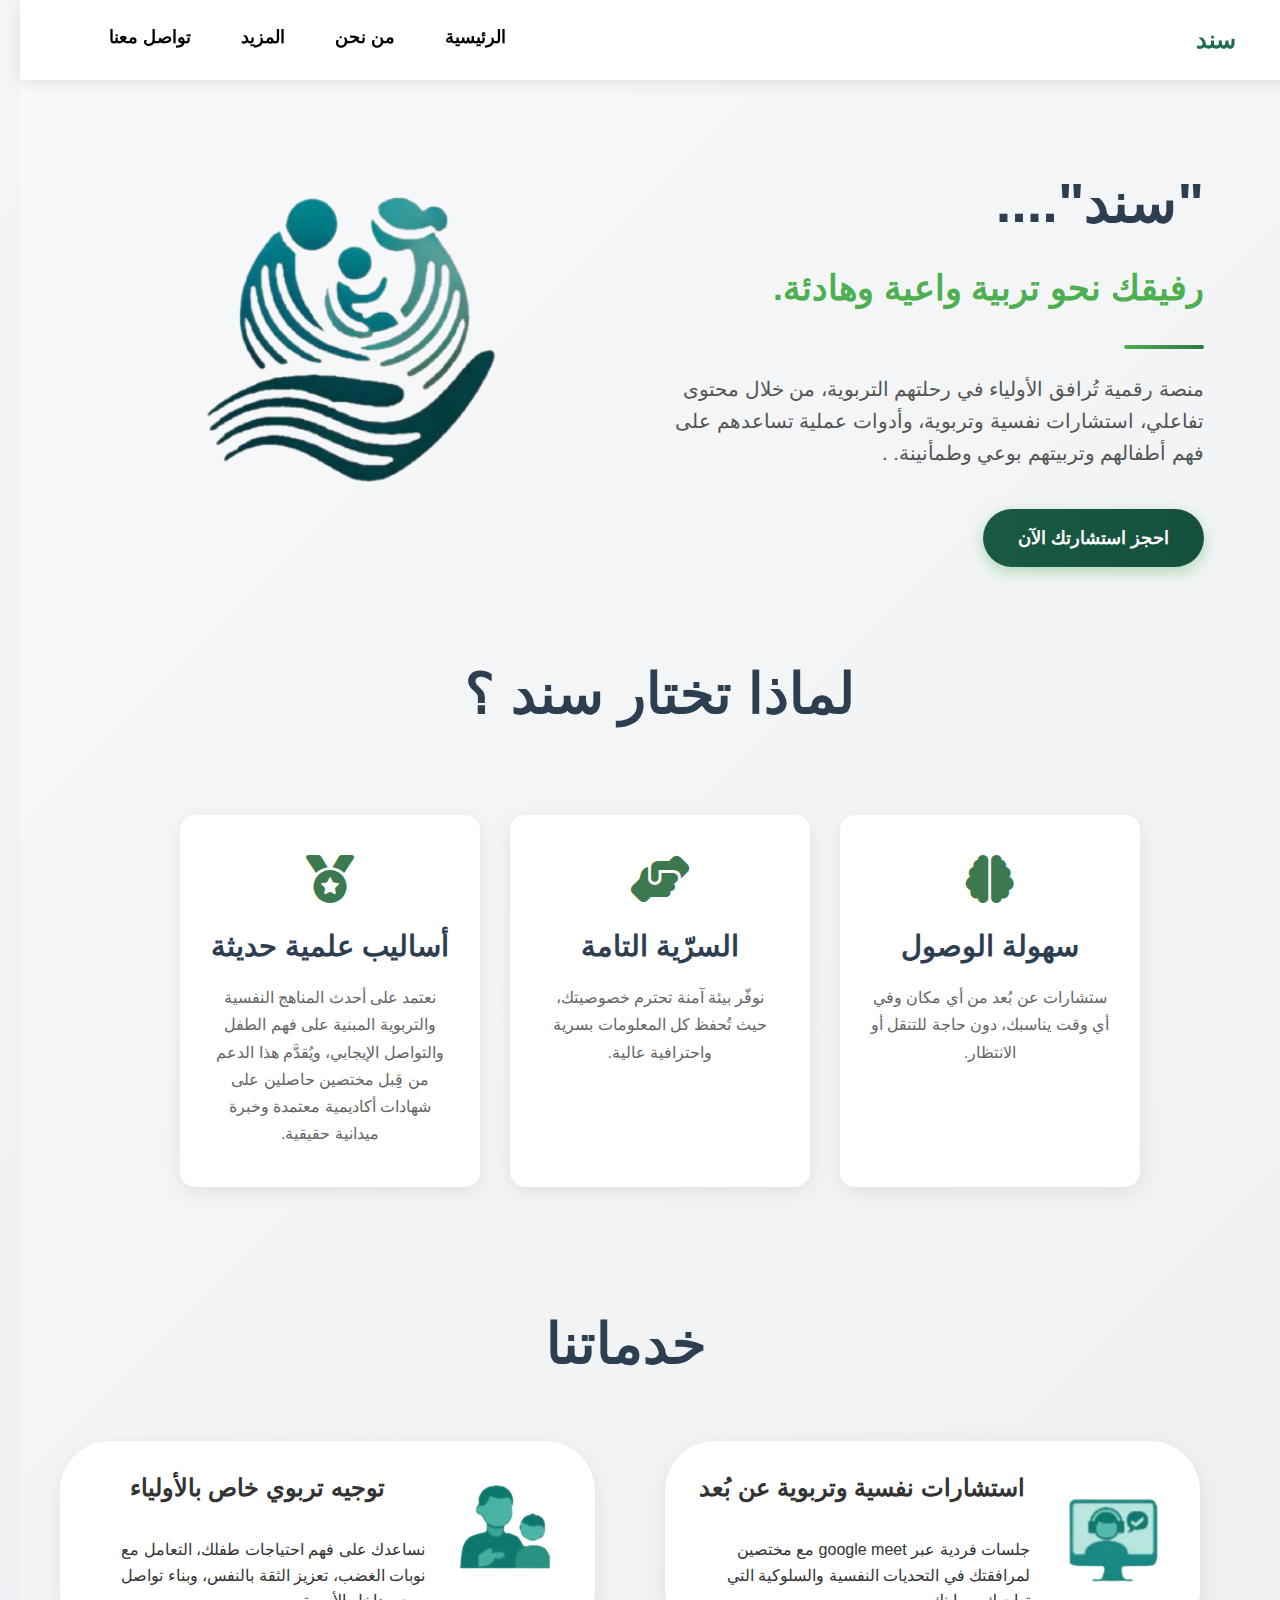
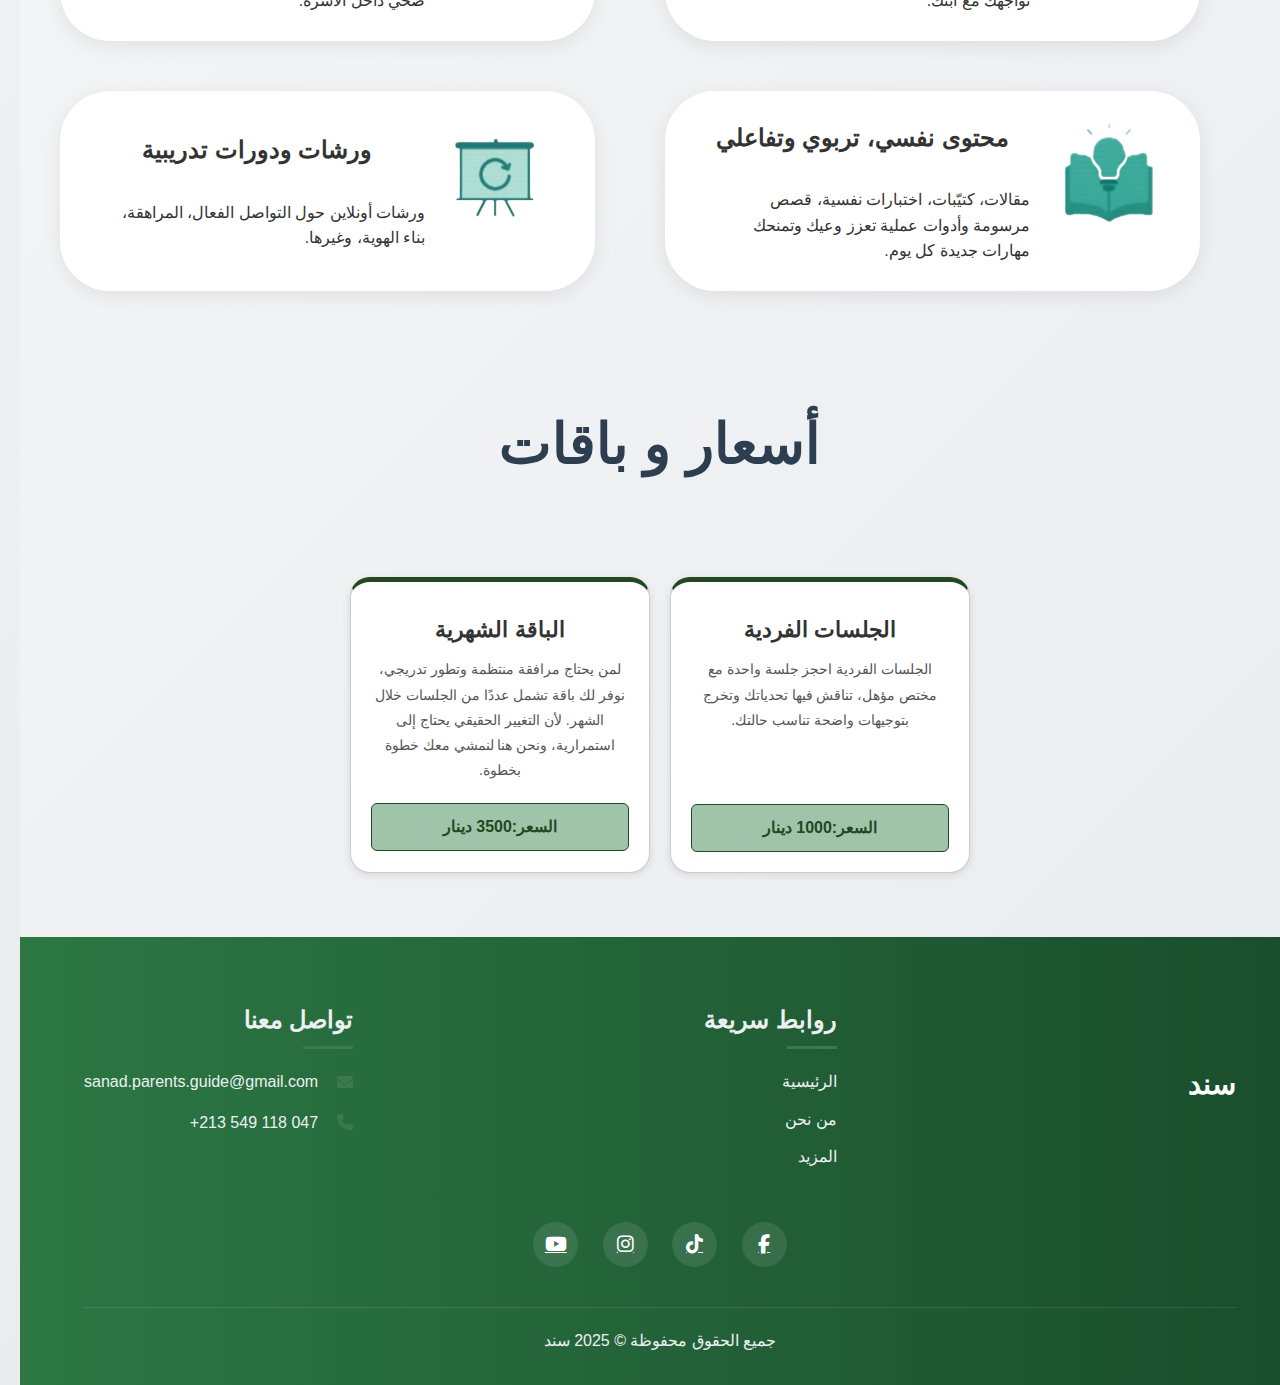
<file: index.html>
<!DOCTYPE html>
<html lang="ar" dir="rtl">
<head>
    <meta charset="UTF-8">
    <meta name="viewport" content="width=device-width, initial-scale=1.0">
    <title> سند  </title>
    <link rel="stylesheet" href="inter.css">
    <link rel="stylesheet" href="https://cdnjs.cloudflare.com/ajax/libs/font-awesome/6.4.0/css/all.min.css">
</head>
<body>
          <!-- شريط التنقل العلوي -->
 <!-- menu -->
<nav class="navbar">
    <div class="logo">
        <span>سند</span>
    </div>
    
    <ul class="nav-links">
        <li class="menu">
            <a href="index.html"   >الرئيسية</a>
        </li>
        
        <li class="menu">
            <a href="our.html" class="dropdown-trigger">من نحن</a>
        </li>
        
        <li class="menu">
            <a href="#" class="dropdown-trigger" >المزيد</a>
            <div class="dropdown-content">
                <a href="mazid.html">مقالات</a>
                <a href="card.html">إختبارات نفسية </a>
                <a href="qst.html">أسئلة شائعة </a>
                <a href="#">دورات أونلاين</a>
            </div>
        </li>
        
        <li class="menu">
            <a href="#footer-contact">تواصل معنا</a>
        </li>
    </ul>
    
    <div class="menu-toggle">
        <i class="fas fa-bars"></i>
    </div>
</nav>


    <!-- المحتوى الرئيسي -->
    <section class="hero">
        <div class="hero-content">
            <div class="tagline"></div>
            <h1>"سند"....</h1>
            <h2>رفيقك نحو تربية واعية وهادئة.</h2>
            <div class="divider"></div>
            <p>
منصة رقمية تُرافق الأولياء في رحلتهم التربوية، من خلال محتوى تفاعلي، استشارات نفسية وتربوية،
 وأدوات عملية تساعدهم على فهم أطفالهم وتربيتهم بوعي وطمأنينة.
.
            </p>
            <div class="cta-buttons">
                <a   href="#" class="btn btn-primary" onclick="window.location.href='hajz.html';"  > احجز استشارتك الآن </a>
               
            </div>
        </div>
        <div class="hero-image">
            <img src="image_interface-removebg-preview.png" alt="اكتشف نفسك">
        </div>
    </section>



    <!-- قسم الميزات -->
    <section class="about_us"  >

        <div class="title_about">
            <h1>لماذا تختار سند ؟ </h1>
        </div>

        <section class="features">
               <div class="feature-card">
                    <i class="fas fa-brain"></i>
                    <h3>سهولة الوصول</h3>
                    <p>ستشارات عن بُعد من أي مكان وفي أي وقت يناسبك، دون حاجة للتنقل أو الانتظار.</p>
               </div>
                <div class="feature-card">
                    <i class="fas fa-hands-helping"></i>
                    <h3>السرّية التامة</h3>
                    <p>نوفّر بيئة آمنة تحترم خصوصيتك، حيث تُحفظ كل المعلومات بسرية واحترافية عالية.</p>
                </div>
                <div class="feature-card">
                    <i class="fas fa-medal"></i>
                    <h3>أساليب علمية حديثة</h3>
                    <p>نعتمد على أحدث المناهج النفسية والتربوية المبنية على فهم الطفل والتواصل الإيجابي، ويُقدَّم هذا الدعم من قِبل مختصين حاصلين على شهادات أكاديمية معتمدة وخبرة ميدانية حقيقية.
                       </p>
                </div>
        </section>

    </section>   


    <!-- our services-->

    <section class="services">

        <div class="title_services" >
            <h1>خدماتنا </h1>
        </div>

        <section class="tout_services">
            <div class="item">

                <div class="item_left">
                     <img class="image1" src="photo1.png" alt="اكتشف نفسك">
                </div>
               <div class="item_right">
                    <h3>
                        استشارات نفسية وتربوية عن بُعد
                    </h3>

                    <p>
                   جلسات فردية عبر  google meet مع مختصين لمرافقتك في التحديات النفسية والسلوكية التي تواجهك مع ابنك.
                    </p>
               </div>
                
            </div>

            <div class="item">

                <div class="item_left">
                     <img class="image2" src="photo2.png" alt="اكتشف نفسك">
                </div>
               <div class="item_right">
                    <h3>
                         توجيه تربوي خاص بالأولياء
                    </h3>

                    <p>
                       نساعدك على فهم احتياجات طفلك، التعامل مع نوبات الغضب، تعزيز الثقة بالنفس، وبناء تواصل صحي داخل الأسرة.
                    </p>
               </div>
                
            </div>

            <div class="item">

                <div class="item_left">
                      <img class="image3" src="photo3.png" alt="اكتشف نفسك">
                </div>
               <div class="item_right">
                   <h3>
                    محتوى نفسي، تربوي  وتفاعلي
                  </h3>

                    <p>
                    مقالات، كتيّبات، اختبارات نفسية، قصص مرسومة وأدوات عملية تعزز وعيك وتمنحك مهارات جديدة كل يوم.
                    </p>
               </div>
                
            </div>

            <div class="item">

                <div class="item_left">
                      <img class="image4" src="photo4.png" alt="اكتشف نفسك">
                </div>
               <div class="item_right">
                     <h3>
                        ورشات ودورات تدريبية
                    </h3>

                    <p>
                   ورشات أونلاين حول التواصل الفعال، المراهقة، بناء الهوية، وغيرها.
                    </p>
               </div>
                
            </div>

            

        </section>

    </section>
     

   <!-- prix -->
   <section> 

        <div class="title_prix" >
            <h1>أسعار و  باقات </h1>
        </div>

        <div class="ctnr">
            <div class="card">
                <h2>الجلسات الفردية</h2>
                <p>الجلسات الفردية
                      احجز جلسة واحدة مع مختص مؤهل، تناقش فيها تحدياتك وتخرج بتوجيهات واضحة تناسب حالتك.
                </p>
      
                <div class="price-box1">السعر:1000 دينار</div>
            </div>

     
            <div class="card">
                <h2>الباقة الشهرية</h2>
      
                <p>لمن يحتاج مرافقة منتظمة وتطور تدريجي، نوفر لك باقة تشمل عددًا من الجلسات خلال الشهر.
                 لأن التغيير الحقيقي يحتاج إلى استمرارية، ونحن هنا لنمشي معك خطوة بخطوة.
                </p>
                <div class="price-box2">السعر:3500 دينار</div>
            </div>
        </div>

        </section>
    


 



     <!-- تذييل الصفحة -->
    <footer id="footer-contact" >
        <div class="footer-content">
            <div class="footer-logo">
                
                <span>سند </span>
            </div>
            <div class="footer-links">
                <h4>روابط سريعة</h4>
                <ul>
                    <li><a href="index.html">الرئيسية</a></li>
                    <li><a href="our.html">من نحن</a></li>
                    <li><a href="#">المزيد</a>
                    </li>
                </ul>
            </div>
            <div class="footer-contact">
                <h4>تواصل معنا</h4>
                <p><i class="fas fa-envelope"></i><a href="mailto:sanad.parents.guide@gmail.com">sanad.parents.guide@gmail.com</a></p>
                <p><i class="fas fa-phone"></i><a href="tel:+213594118047">047 118 549 213+</a></p>
            </div>
        </div>
        <div class="social-icons">
            <a href="https://www.facebook.com/share/16SMxgnYQq/" target="_blank"><i class="fab fa-facebook-f"></i></a>
            <a href="https://tiktok.com/@sanad.parents.guide" target="_blank"><i class="fab fa-tiktok"></i></a>
            <a href="https://www.instagram.com/sanad.parents.guide?igsh=YjU0aGt5eGF5emFi" target="_blank"><i class="fab fa-instagram"></i></a>
            <a href="https://www.youtube.com/@SanadParentsguide" target="_blank"><i class="fab fa-youtube"></i></a>
        </div>
        <div class="copyright">
            <p>جميع الحقوق محفوظة &copy; 2025 سند </p>
        </div>
    </footer>
    <script>
        // JavaScript للقائمة المتنقلة على الأجهزة الصغيرة
        document.querySelector('.menu-toggle').addEventListener('click', function() {
            document.querySelector('.nav-links').classList.toggle('active');
        });
    </script>
</body>
</html>
</file>
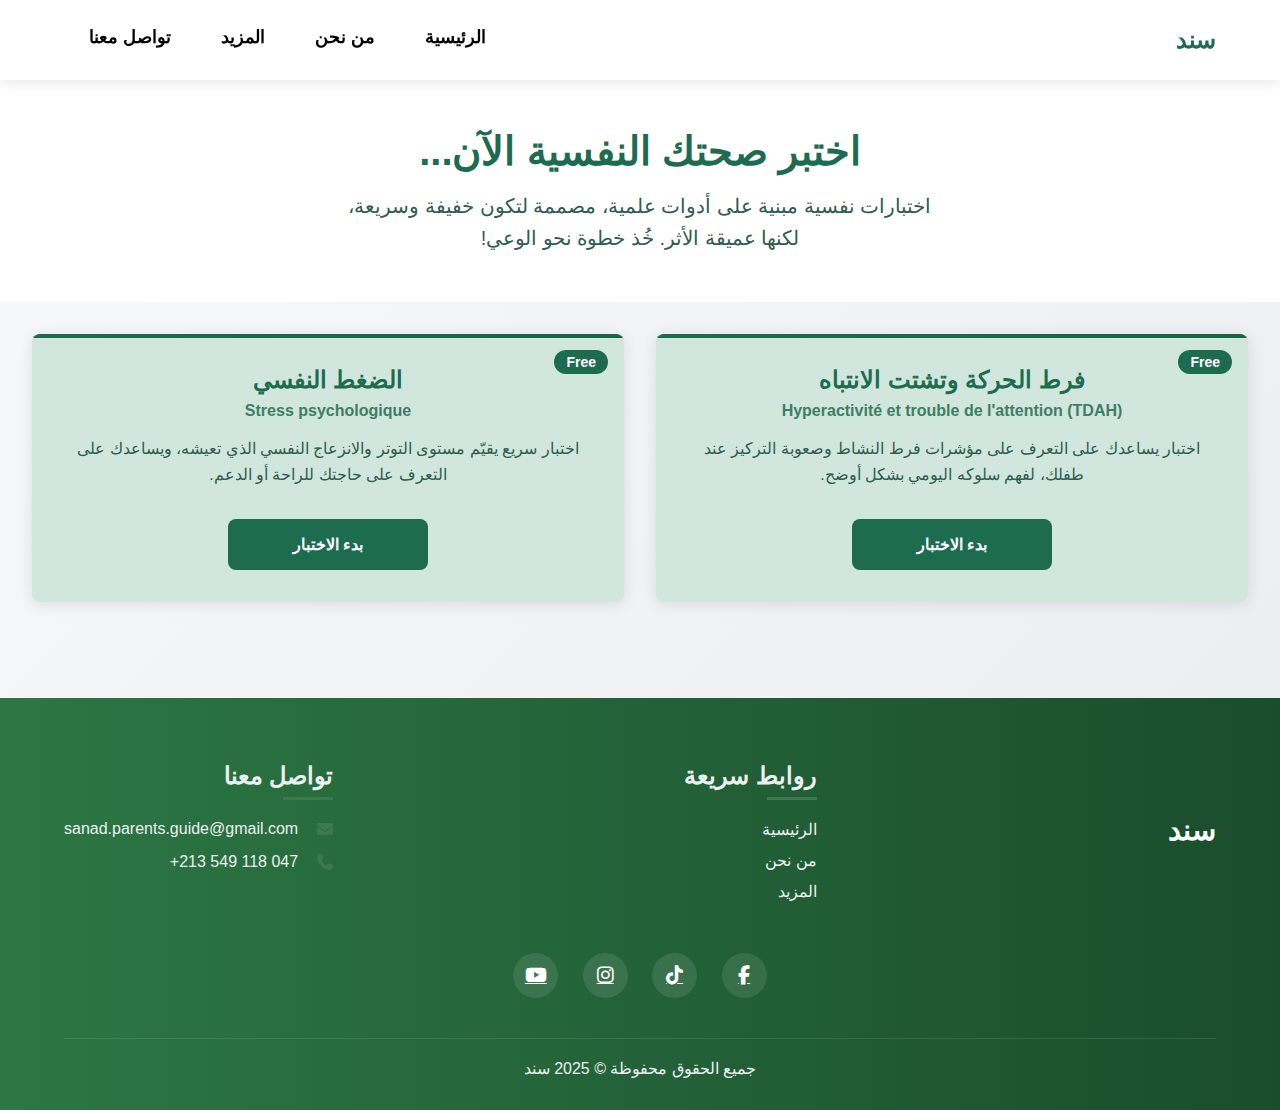
<file: card.html>
<!DOCTYPE html>
<html lang="ar" dir="rtl">
<head>
  <meta charset="UTF-8">
  <meta name="viewport" content="width=device-width, initial-scale=1.0">
  <meta name="description" content="اختبارات نفسية مبنية على أدوات علمية، مصممة لتكون خفيفة وسريعة، لكنها عميقة الأثر">
  <meta name="keywords" content="اختبارات نفسية, صحة نفسية, فرط الحركة, ضغط نفسي, تربية الأطفال">
  <meta name="author" content="سند - منصة التربية الواعية">
  <title>اختبارات نفسية - سند</title>
  <link rel="stylesheet" href="card.css">
 
   <link rel="stylesheet" href="https://cdnjs.cloudflare.com/ajax/libs/font-awesome/6.4.0/css/all.min.css">
 
  <!-- Preload critical resources -->
  <link rel="preload" href="card.css" as="style">
  <link rel="preload" href="qst.png" as="image">
 
</head>
<body>
           <!-- شريط التنقل العلوي -->
 <!-- menu -->
<nav class="navbar">
    <div class="logo">
        <span>سند</span>
    </div>
    
    <ul class="nav-links">
        <li class="menu">
            <a href="index.html"   >الرئيسية</a>
        </li>
        
        <li class="menu">
            <a href="our.html" class="dropdown-trigger">من نحن</a>
        </li>
        
        <li class="menu">
            <a href="#" class="dropdown-trigger" >المزيد</a>
            <div class="dropdown-content">
                <a href="mazid.html">مقالات</a>
                <a href="card.html">إختبارات نفسية </a>
                <a href="qst.html">أسئلة شائعة </a>
                <a href="#">دورات أونلاين</a>
            </div>
        </li>
        
        <li class="menu">
            <a href="#footer-contact">تواصل معنا</a>
        </li>
    </ul>
    
    <div class="menu-toggle">
        <i class="fas fa-bars"></i>
    </div>
</nav>


  <section>
    <header class="header">
      <h1>اختبر صحتك النفسية الآن...</h1>
      <p>اختبارات نفسية مبنية على أدوات علمية، مصممة لتكون خفيفة وسريعة، لكنها عميقة الأثر. خُذ خطوة نحو الوعي!</p>
    </header>

    <section class="container" aria-label="اختبارات نفسية متاحة">
      <article class="card green">
        <div class="badge" aria-label="مجاني">Free</div>
        <h3>فرط الحركة وتشتت الانتباه</h3>
        <h4>Hyperactivité et trouble de l'attention (TDAH)</h4>
        <p>اختبار يساعدك على التعرف على مؤشرات فرط النشاط وصعوبة التركيز عند طفلك، لفهم سلوكه اليومي بشكل أوضح.</p>
        <button type="button" aria-label="بدء اختبار فرط الحركة وتشتت الانتباه">بدء الاختبار</button>
      </article>

      <article class="card green">
        <div class="badge" aria-label="مجاني">Free</div>
        <h3>الضغط النفسي</h3>
        <h4>Stress psychologique</h4>
        <p>اختبار سريع يقيّم مستوى التوتر والانزعاج النفسي الذي تعيشه، ويساعدك على التعرف على حاجتك للراحة أو الدعم.</p>
        <button type="button" aria-label="بدء اختبار الضغط النفسي">بدء الاختبار</button>
      </article>
    </section>
</section>



    <!-- تذييل الصفحة -->
    <footer id="footer-contact" >
        <div class="footer-content">
            <div class="footer-logo">
                
                <span>سند </span>
            </div>
            <div class="footer-links">
                <h4>روابط سريعة</h4>
                <ul>
                    <li><a href="index.html">الرئيسية</a></li>
                    <li><a href="our.html">من نحن</a></li>
                    <li><a href="#">المزيد</a>
                    </li>
                </ul>
            </div>
            <div class="footer-contact">
                <h4>تواصل معنا</h4>
                <p><i class="fas fa-envelope"></i><a href="mailto:sanad.parents.guide@gmail.com">sanad.parents.guide@gmail.com</a></p>
                <p><i class="fas fa-phone"></i><a href="tel:+213594118047">047 118 549 213+</a></p>
            </div>
        </div>
        <div class="social-icons">
            <a href="https://www.facebook.com/share/16SMxgnYQq/" target="_blank"><i class="fab fa-facebook-f"></i></a>
            <a href="https://tiktok.com/@sanad.parents.guide" target="_blank"><i class="fab fa-tiktok"></i></a>
            <a href="https://www.instagram.com/sanad.parents.guide?igsh=YjU0aGt5eGF5emFi" target="_blank"><i class="fab fa-instagram"></i></a>
            <a href="https://www.youtube.com/@SanadParentsguide" target="_blank"><i class="fab fa-youtube"></i></a>
        </div>
        <div class="copyright">
            <p>جميع الحقوق محفوظة &copy; 2025 سند </p>
        </div>
    </footer>

 

</body>
</html>
</file>
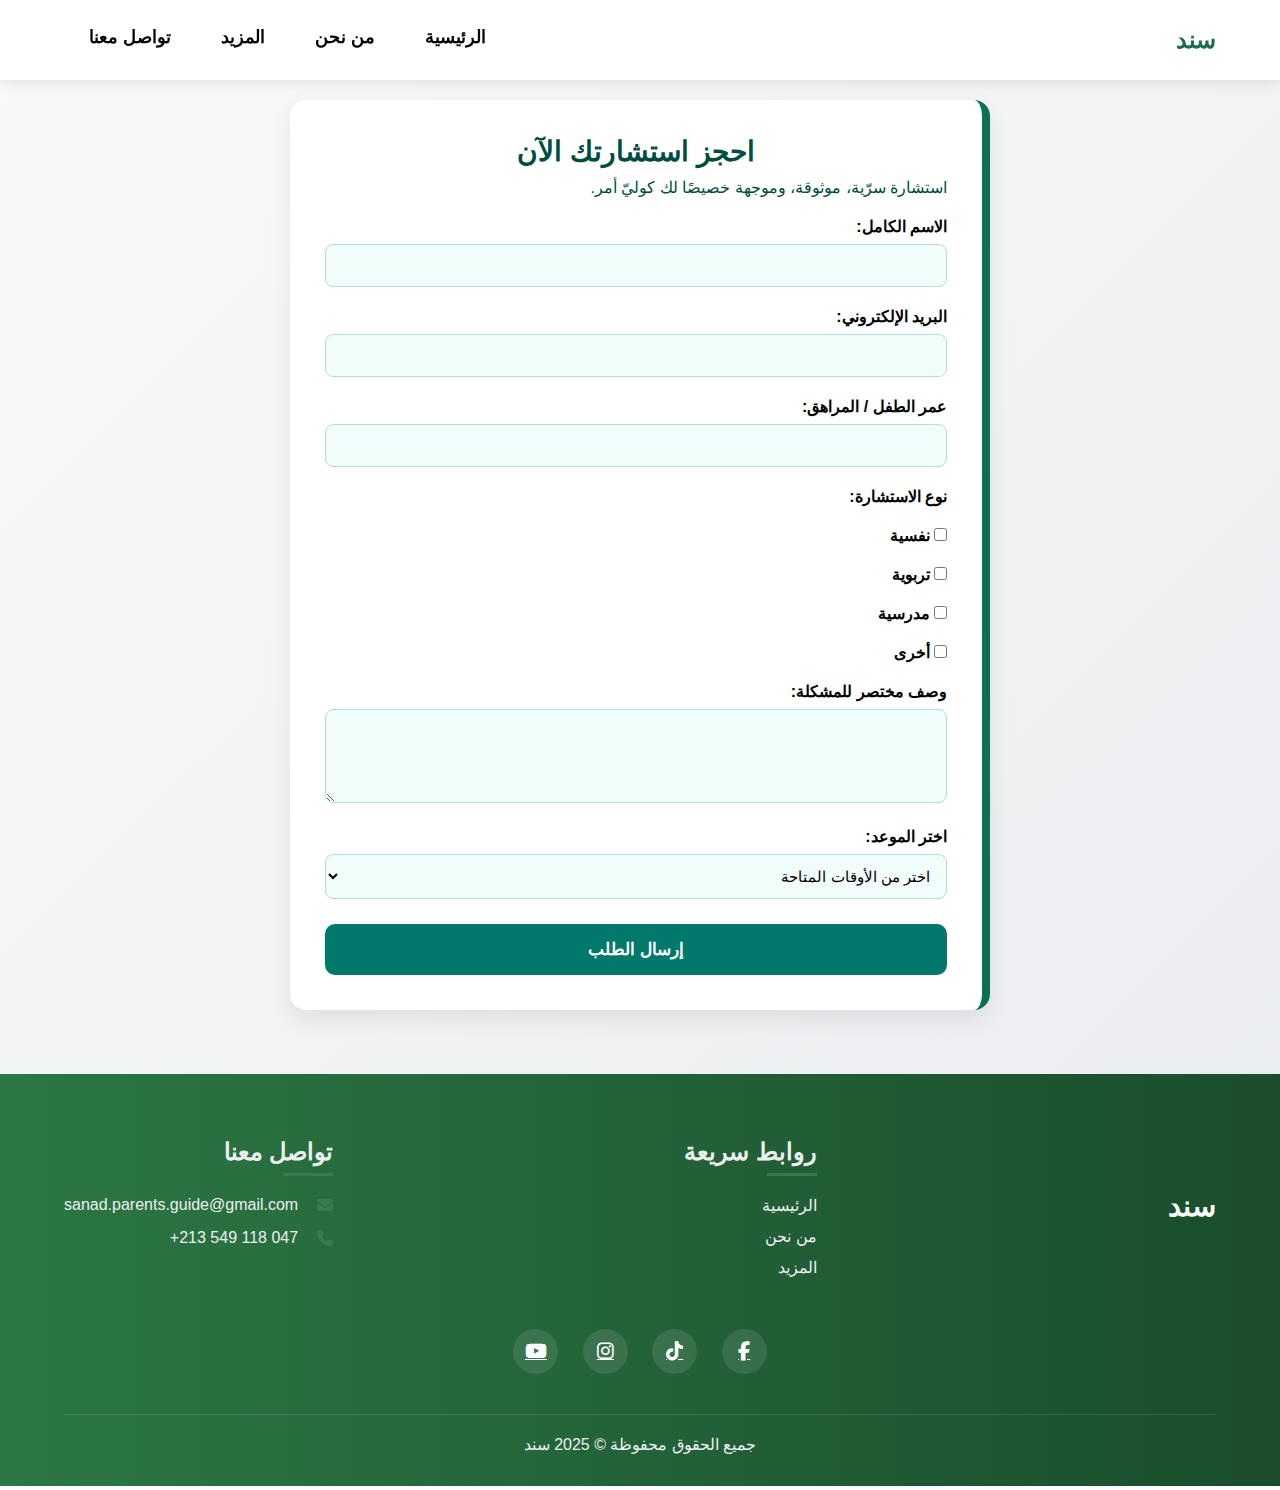
<file: hajz.html>
<!DOCTYPE html>
<html lang="ar" dir="rtl">
<head>
  <meta charset="UTF-8">
  <meta name="viewport" content="width=device-width, initial-scale=1">
  <title>احجز استشارتك</title>
  <link rel="stylesheet" href="hajz.css">
  <link rel="stylesheet" href="https://cdnjs.cloudflare.com/ajax/libs/font-awesome/6.4.0/css/all.min.css">
</head>
<body>

          <!-- شريط التنقل العلوي -->
 <!-- menu -->
<nav class="navbar">
    <div class="logo">
        <span>سند</span>
    </div>
    
    <ul class="nav-links">
        <li class="menu">
            <a href="index.html"   >الرئيسية</a>
        </li>
        
        <li class="menu">
            <a href="our.html" class="dropdown-trigger">من نحن</a>
        </li>
        
        <li class="menu">
            <a href="#" class="dropdown-trigger" >المزيد</a>
            <div class="dropdown-content">
                <a href="mazid.html">مقالات</a>
                <a href="card.html">إختبارات نفسية </a>
                <a href="qst.html">أسئلة شائعة </a>
                <a href="#">دورات أونلاين</a>
            </div>
        </li>
        
        <li class="menu">
            <a href="#footer-contact">تواصل معنا</a>
        </li>
    </ul>
    
    <div class="menu-toggle">
        <i class="fas fa-bars"></i>
    </div>
</nav>

<section> 
  <div class="container">
    <h1>احجز استشارتك الآن</h1>
    <p class="subtitle">
   استشارة سرّية، موثوقة، وموجهة خصيصًا لك كوليّ أمر.
</p>


    <form action="https://formsubmit.co/sanad.parents.guide@gmail.com" method="POST">
  <input type="hidden" name="_next" value="https://hamza7ycn.github.io/Saned/thank-you.html">
  <input type="hidden" name="_url" value="https://hamza7ycn.github.io/Saned/index.html">
  <input type="hidden" name="_captcha" value="false">

  <label>الاسم الكامل:</label>
  <input type="text" name="الاسم الكامل" required>

  <label>البريد الإلكتروني:</label>
  <input type="email" name="البريد الإلكتروني" required>

  <label>عمر الطفل / المراهق:</label>
  <input type="number" name="عمر الطفل / المراهق" min="1" required>

  <label>نوع الاستشارة:</label>
  <label><input type="checkbox" name="نوع الاستشارة" value="نفسية"> نفسية</label>
  <label><input type="checkbox" name="نوع الاستشارة" value="تربوية"> تربوية</label>
  <label><input type="checkbox" name="نوع الاستشارة" value="مدرسية"> مدرسية</label>
  <label><input type="checkbox" name="نوع الاستشارة" value="أخرى"> أخرى</label>

  <label>وصف مختصر للمشكلة:</label>
  <textarea name="الوصف" rows="4" required></textarea>

  <label>اختر الموعد:</label>
  <select name="الموعد" required>
    <option disabled selected>اختر من الأوقات المتاحة</option>
    <option>09:00 – 09:45</option>
    <option>10:00 – 10:45</option>
    <option>11:00 – 11:45</option>
    <option>13:00 – 13:45</option>
    <option>14:00 – 14:45</option>
    <option>15:00 – 15:45</option>
    <option>16:00 – 16:45</option>
    <option>17:00 – 17:45</option>
  </select>

  <button type="submit">إرسال الطلب</button>
</form>

  </div>

</section>  



  

   
    <!-- تذييل الصفحة -->
    <footer id="footer-contact" >
        <div class="footer-content">
            <div class="footer-logo">
                
                <span>سند </span>
            </div>
            <div class="footer-links">
                <h4>روابط سريعة</h4>
                <ul>
                    <li><a href="index.html">الرئيسية</a></li>
                    <li><a href="our.html">من نحن</a></li>
                    <li><a href="#">المزيد</a>
                    </li>
                </ul>
            </div>
            <div class="footer-contact">
                <h4>تواصل معنا</h4>
                <p><i class="fas fa-envelope"></i><a href="mailto:sanad.parents.guide@gmail.com">sanad.parents.guide@gmail.com</a></p>
                <p><i class="fas fa-phone"></i><a href="tel:+213594118047">047 118 549 213+</a></p>
            </div>
        </div>
        <div class="social-icons">
            <a href="https://www.facebook.com/share/16SMxgnYQq/" target="_blank"><i class="fab fa-facebook-f"></i></a>
            <a href="https://tiktok.com/@sanad.parents.guide" target="_blank"><i class="fab fa-tiktok"></i></a>
            <a href="https://www.instagram.com/sanad.parents.guide?igsh=YjU0aGt5eGF5emFi" target="_blank"><i class="fab fa-instagram"></i></a>
            <a href="https://www.youtube.com/@SanadParentsguide" target="_blank"><i class="fab fa-youtube"></i></a>
        </div>
        <div class="copyright">
            <p>جميع الحقوق محفوظة &copy; 2025 سند </p>
        </div>
    </footer>

 

</body>
</html>
</file>
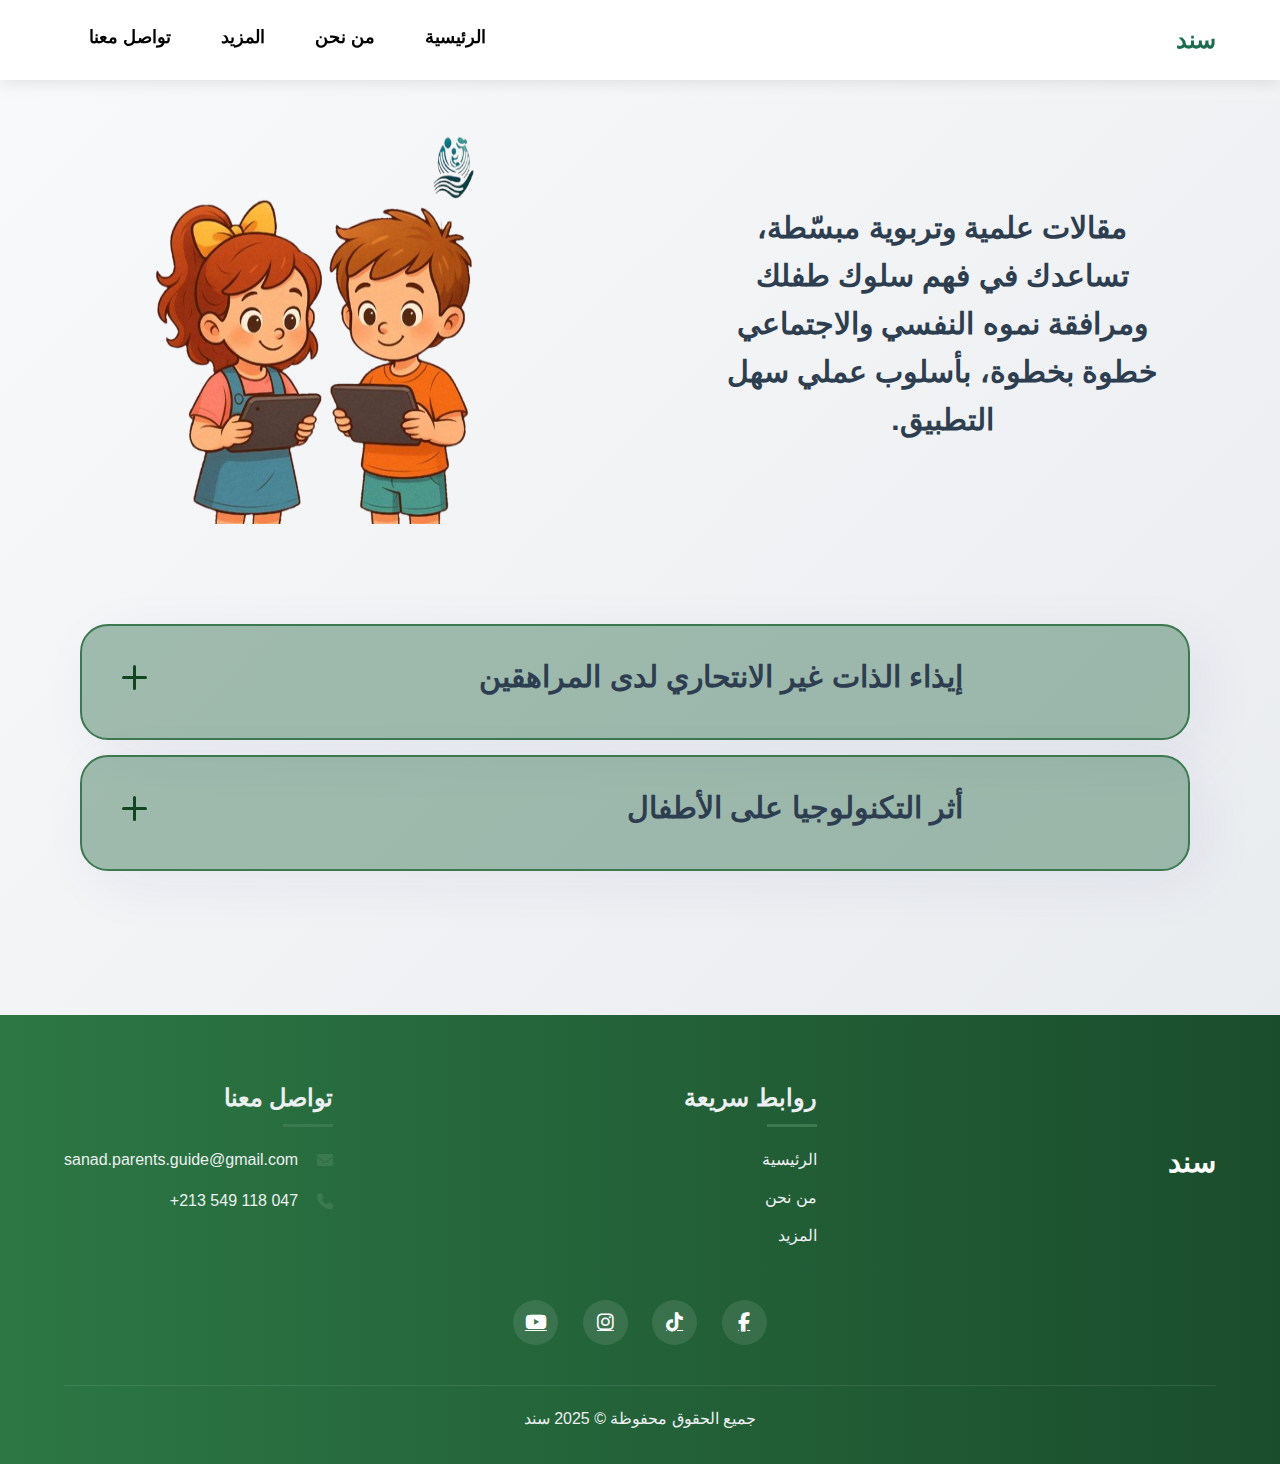
<file: mazid.html>
<!DOCTYPE html>
<html lang="ar" dir="rtl">
<head>
    <meta charset="UTF-8">
    <meta name="viewport" content="width=device-width, initial-scale=1.0">
    <link rel="stylesheet" href="mazid.css">
    <link rel="stylesheet" href="https://cdnjs.cloudflare.com/ajax/libs/font-awesome/6.4.0/css/all.min.css">
    <title>مقالات</title>
</head>
<body>
           <!-- شريط التنقل العلوي -->
 <!-- menu -->
<nav class="navbar">
    <div class="logo">
        <span>سند</span>
    </div>
    
    <ul class="nav-links">
        <li class="menu">
            <a href="index.html"   >الرئيسية</a>
        </li>
        
        <li class="menu">
            <a href="our.html" class="dropdown-trigger">من نحن</a>
        </li>
        
        <li class="menu">
            <a href="#" class="dropdown-trigger" >المزيد</a>
            <div class="dropdown-content">
                <a href="mazid.html">مقالات</a>
                <a href="card.html">إختبارات نفسية </a>
                <a href="qst.html">أسئلة شائعة </a>
                <a href="#">دورات أونلاين</a>
            </div>
        </li>
        
        <li class="menu">
            <a href="#footer-contact">تواصل معنا</a>
        </li>
    </ul>
    
    <div class="menu-toggle">
        <i class="fas fa-bars"></i>
    </div>
</nav>




<!--the faq question-->
 <section class="faq">
    
    <!-- Heading -->
    <div class="faq-heading"> 
        <div class="right">
            <h3>مقالات علمية وتربوية مبسّطة، تساعدك في فهم سلوك طفلك ومرافقة نموه النفسي والاجتماعي خطوة بخطوة، بأسلوب عملي سهل التطبيق.</h3>
        </div>
        <div class="left">
            <img src="kids.png">
        </div>
    </div>
    <!-- Container -->
    <div class="faq-content">
        <!-- faq -->
        <div class="faq-box-container">

            <div class="faq-box">
                <div class="faq-box-question  ">
                        <h2>إيذاء الذات غير الانتحاري لدى المراهقين</h2>
                        <span class="faq-box-icon"></span>
                </div>
                <div class="faq-box-answer"  >
                    <h3>مقدمة</h3>
                    <p>يُعد إيذاء الذات غير الانتحاري  (Non-Suicidal Self-Injury – NSSI) من السلوكيات النفسية الشائعة بين المراهقين في مختلف المجتمعات، ويُعرّف على أنه:
                          "إلحاق الشخص ضررًا جسديًا بنفسه عن قصد، دون وجود نية انتحارية، وبأساليب غير مقبولة اجتماعيًا مثل الجرح أو الخدش أو الحرق" (DSM-5, 2013).
                            تشير الإحصاءات إلى أن نسبة الانتشار العالمي لإيذاء الذات بين المراهقين تصل إلى 22.1% مدى الحياة
                             ، و19.5% خلال آخر 12 شهرًا، مع نسب أعلى لدى الإناث (21.4%) مقارنة بالذكور (13.7%).
                                وفي العينات العيادية، قد تصل النسبة إلى 60% بين المراهقين المصابين باضطرابات نفسية.

                                يهدف هذا المقال إلى تقديم رؤية عيادية نفسية حول هذا السلوك، من خلال تحليل أسبابه، وعوامل الخطورة، وأساليب التدخل النفسي المناسبة    .</p>

                        <h4> 🔹 الأسباب والدوافع النفسية</h4>
                        <p>شير الدراسات النفسية الحديثة إلى أن إيذاء الذات غير الانتحاري (NSSI) لا يُعد مجرد رغبة في لفت الانتباه، بل غالبًا ما يمثل استجابة سلوكية منظمة لأزمة نفسية داخلية. ويُفسَّر هذا السلوك من خلال نموذج الوظائف الأربع (Four-Function Model) الذي يُبرز آليات "التعزيز" كأسباب أساسية وراء تكرار السلوك.
بحسب هذا النموذج، يمكن تصنيف الدوافع إلى فئتين رئيسيتين:
</p>
                        <h5>🔹 أ. التعزيز الذاتي (Automatic Reinforcement)</h5>
                        <p>
 

                            تعزيز سلبي داخلي: حين يقوم المراهق بإيذاء نفسه لتخفيف حالة نفسية غير محتملة مثل القلق، الغضب، أو الخدر العاطفي.
                                تعزيز إيجابي داخلي: بهدف استعادة الشعور بالتحكم أو "الشعور بشيء ما" في حالات الانفصال العاطفي أو التبلّد الانفعالي.
 </p>
 <h5>🔹 ب. التعزيز الاجتماعي (Social Reinforcement)
</h5>
<p>  
تعزيز سلبي اجتماعي: للهروب من مواقف اجتماعية ضاغطة أو لتجنّب النقد والمواجهة.
تعزيز إيجابي اجتماعي: كوسيلة غير مباشرة للتعبير عن الحاجة للدعم أو استثارة ردود فعل من الآخرين. </p>

<p> 📌 يُعد التعزيز السلبي الداخلي أكثر الدوافع شيوعًا بحسب نتائج عدة دراسات، حيث يستخدم المراهق السلوك الإيذائي كوسيلة بديلة للتعامل مع مشاعر يصعب عليه إدارتها أو التعبير عنها لفظيًا.</p>
<h4>🔹 عوامل الخطورة</h4>
<p>تتعدد العوامل التي تسهم في ظهور هذا السلوك، ويمكن تصنيفها إلى ثلاثة مستويات:</p>
<h5>
1. نفسية:</h5>
<p>صعوبة في التعبير الانفعالي (alexithymia)</p>
<p> الاكتئاب</p>
<p>ضعف احترام الذات</p>
 

<h5>2. بيئية:</h5>
<p>التعرض للصدمة أو الإهمال في الطفولة.</p>
<p> علاقات أسرية مضطربة.</p>
<p>التنمّر أو العزلة المدرسية.</p>

<h5>3. معرفية-جسدية:</h5>
<p>انخفاض قيمة الجسد لدى المراهق.</p>
<p>استخدام الجسد كوسيلة للتعبير عن الألم النفسي.</p>
<p>دراسة حديثة (Cao et al., 2024) بينت أن العوامل الأبرز المرتبطة بـNSSI هي: سوء المعاملة العاطفية في الطفولة، وضعف العناية بالجسد، والعجز عن التعبير الانفعالي.</p>
 
<h4>🔹 أساليب التدخل العيادي</h4>
<p>تم تطوير عدة برامج علاجية فعالة لعلاج NSSI لدى المراهقين، نذكر منها:</p>
<h5>🔹 1. العلاج السلوكي الجدلي للمراهقين (DBT-A)</h5>
<p>يركز على بناء مهارات التنظيم العاطفي والتسامح مع الضيق، وهو العلاج الأكثر دعمًا بالدراسات في حالات NSSI.</p>

<h5>🔹 2. العلاج المعرفي السلوكي (CBT)</h4>
<p>يعالج الأفكار السلبية والأنماط الإدراكية غير السليمة، ويُستخدم بشكل فعال في الحالات المتكررة.</p>
<h5>🔹 3. العلاج المبني على الذهن (MBT-A)</h4>
<p>يساعد المراهق في فهم مشاعره ودوافعه من خلال التركيز الواعي على الخبرات الداخلية.</p>
<p> وفق مراجعة علمية (Washburn et al., 2012)، أثبتت هذه الأساليب فاعلية كبيرة في تقليل عدد النوبات، وتحسين الوظائف النفسية لدى المراهقين.</p>
<h4>🔹 التوصيات للأهل والمربين: وفقًا لمنظمة اليونيسف، من الضروري:</h4>
<p>عدم تجاهل السلوك أو الاستخفاف به</p>
<p>توفير بيئة داعمة وآمنة نفسيًا</p>
<p>تشجيع المراهق على التحدث والانفتاح</p>
<p>الرجوع إلى مختص نفسي في أقرب وقت</p><p>تجنّب التهديد أو العقاب أو إظهار الصدمة</p>
<p>هذه الإجراءات تسهم في الكشف المبكر وتسهيل بناء علاقة علاجية مع المراهق.</p>
<h3>خاتمة</h3>
<p>يمثل إيذاء الذات غير الانتحاري سلوكًا يحتاج إلى قراءة عميقة، وليس إصدار أحكام. التحدي الأكبر لا يكمن في الظاهر من السلوك، بل في الأسباب الكامنة خلفه. ومع التوعية المجتمعية، والتدخل العيادي المنظم، يمكن التقليل من آثاره، ومساعدة المراهق على اكتساب مهارات أكثر فاعلية في التعبير والتعامل مع الضغوط.</p>


                    <div class="but">
    <button class="plus-button" onclick="toggleText(event)">+</button>
    <div class="hidden-text" style="display: none;">
        
 
        <ul>
  <li>
    Brown, R. C., & Plener, P. L. (2017). <em>Non-suicidal self-injury in adolescence</em>. <strong>Current Psychiatry Reports</strong>, <strong>19</strong>(20).
  </li>
  <li>
    Washburn, J. J., et al. (2012). <em>Psychotherapeutic approaches to NSSI</em>. <strong>Child and Adolescent Psychiatry and Mental Health</strong>, <strong>6</strong>(10).
  </li>
  <li>
    Cao, Y., et al. (2024). <em>Predictors of Non-Suicidal Self-Injury in Adolescents with Depressive Disorder</em>. <strong>Frontiers in Psychology</strong>.
  </li>
  <li>
    UNICEF. (2023). <em>ما هو إيذاء الذات؟</em>. Retrieved from 
    <a href="https://www.unicef.org" target="_blank">https://www.unicef.org</a>
  </li>
</ul>
</div>
  </div>

  

                </div>

            </div>

            <div class="faq-box">
                <div class="faq-box-question">
                        <h2>أثر التكنولوجيا على الأطفال</h2>
                        <span class="faq-box-icon"></span>
                </div>
                <div class="faq-box-answer">
                    <h4>منظور نفسي متكامل :</h4>
                    <p>في ظل التطور المتسارع لعالمنا الرقمي، أصبحت التكنولوجيا جزءًا لا يتجزأ من حياة الطفل منذ لحظة ولادته. لم يعد الطفل يفتح عينيه على وجوه والديه فقط، بل على شاشات مضيئة وهواتف ذكية تُستخدم باستمرار. ومع هذا التداخل الكبير بين الحياة اليومية والتكنولوجيا، تبرز تساؤلات جادة في الأوساط التربوية والنفسية: كيف تؤثر التكنولوجيا على النمو العقلي، السلوكي، الحسي والاجتماعي للأطفال؟ وهل نحن أمام أداة تنمية أم بيئة خطرة على مراحل النمو الأساسية؟</p>
                    <h4>🧠 التكنولوجيا وتطور التفكير والدماغ</h4>
                    <p>من منظور علم النفس النمائي، تُعدّ السنوات الأولى من حياة الطفل حاسمة في تكوين البنية العصبية والفكرية، إذ يكون الدماغ في ذروة "المرونة العصبية" (Neuroplasticity). تشير الدراسات إلى أن استخدام التكنولوجيا قد يحفز بعض المهارات المعرفية مثل سرعة معالجة المعلومات، والانتباه الانتقائي، وحل المشكلات.</p>
                    <p>لكن في المقابل، فإن الاعتماد المفرط على المحتوى السريع والمشتت قد يُضعف من قدرة الطفل على التركيز المستمر، والتفكير العميق، والخيال، وهي مهارات تنمو عادة عبر القراءة، اللعب الرمزي، والتفاعل الواقعي. يؤكد الكاتب نيكولاس كار أن القراءة، على عكس التصفح السريع للمعلومات، تُنمي الدماغ في اتجاهات تساعد على التفكير التأملي طويل الأمد.</p>
                    <h4>🧍‍♂️ التكنولوجيا والسلوك: بين التنظيم الذاتي والميل للإفراط</h4>
                    <p>تُظهر العديد من الدراسات النفسية أن الاستخدام المفرط للتكنولوجيا يرتبط بظهور مشكلات في التنظيم الذاتي (Self-Regulation)، وزيادة في نوبات الغضب، التشتت، وتقلبات المزاج. على سبيل المثال، وجدت دراسة كندية أن الأطفال الذين يستخدمون الأجهزة من 3 إلى 4 ساعات يوميًا معرضون بنسبة 50% أكثر لسلوكيات خطرة مثل التدخين أو تعاطي المخدرات في المراهقة.</p>
                    <p>من جهة أخرى، الاستخدام المعتدل والمنظم للتكنولوجيا، خصوصًا حين يكون مشتركًا مع الأهل، قد يسهم في تنمية مهارات معرفية واجتماعية معينة، مثل التعاون، التفاوض، وحل المشكلات.</p>
                    <p>لكن يجب الانتباه أن ما يصنع الفرق ليس عدد الساعات فقط، بل السياق الذي تُستخدم فيه التكنولوجيا. هل هي بديل للعلاقات الواقعية؟ هل تُستخدم للهروب من المشاعر الصعبة كالحزن أو الملل؟ أم هي وسيلة للاستكشاف والتعلم ضمن بيئة داعمة ومنظمة؟</p>
                    <h4>❤️ الروابط العاطفية في ظل التكنولوجيا</h4>
                    <p>من المفاهيم المركزية في علم نفس الطفولة نظرية التعلق (Attachment Theory). وتُظهر بعض الأبحاث أن الاستخدام المفرط للأجهزة من قبل الوالدين قد يؤثر سلبًا على جودة العلاقة العاطفية بينهم وبين أطفالهم. الطفل، في سنواته الأولى، يتعلم التنظيم الانفعالي من خلال التفاعل الوجهي والجسدي مع مقدم الرعاية، لكن عندما ينشغل هذا الأخير بالشاشات، يفقد الطفل مرآته العاطفية الأولى</p>
                    <p>بل إن بعض الأطفال، نتيجة ما يرونه يوميًا، أصبحوا يربطون استخدام الهاتف بالحاجات الأساسية، تمامًا مثل الأكل والنوم، مما يعزز ارتباطًا غير صحي بالتكنولوجيا منذ الطفولة المبكرة.</p>
                    <h4>⚠️ التأثيرات الحسية والانفعالية</h4>
                    <p>من الناحية الحسية، تشير الدراسات إلى أن الأطفال المعرضين لمشاهد عنيفة عبر ألعاب الفيديو أو المحتوى الرقمي يعانون من تحفيز مفرط للجهاز العصبي، ما يؤدي إلى ارتفاع مستويات الأدرينالين ومعدل ضربات القلب، وبالتالي مستويات توتر مرتفعة لا تتناسب مع أعمارهم أو قدراتهم على التفريغ الانفعالي</p>
                    <p>ومع غياب مهارات الفهم أو التمييز بين الخيال والواقع، خصوصًا عند من هم دون السابعة، يصبح من الصعب على الطفل معالجة هذه المشاهد بشكل صحي، ما قد يؤثر على استقراره النفسي والسلوكي</p>
                    <h4>🧩 المعادلة الصعبة: التوازن بدل المنع</h4>
                    <p>في ظل هذا التعقيد، لا يكون الحل في المنع التام، بل في تحقيق التوازن. ويوصي الخبراء النفسيون بتطبيق "قائمة نمائية" تشمل مؤشرات صحية مثل:</p>
                    <p>هل يحصل الطفل على نوم كافٍ؟</p>
                    <p>هل يأكل جيدًا ويتحرّك يوميًا؟</p>
                    <p>هل يتفاعل اجتماعيًا ويشارك في أنشطة غير رقمية؟</p>
                    <p>هل لديه هوايات يحبها خارج الشاشة؟</p>
                    <p>هل علاقته معك كأب/أم دافئة وآمنة؟</p>
                    <p>إذا كانت الإجابة نعم، فإن القليل من وقت الشاشة لن يكون خطرًا، لكن إذا بدأت التكنولوجيا تأخذ مكان هذه الجوانب الأساسية، فهنا يكون الخطر الحقيقي.</p>
                    <h4>🧠 دور الأهل: قدوة قبل أن تكون رقابة </h4>
                    <p>من أهم ما خلصت إليه الدراسات النفسية أن سلوك الأهل الرقمي له تأثير كبير على الطفل. الطفل لا يتعلم من التوجيهات فقط، بل من المشاهدة والتقليد. لذا فإن وضع الهاتف جانبًا أثناء اللعب أو الأكل، والانتباه للطفل دون مقاطعة، يُعد من أقوى الرسائل غير المباشرة التي تحفز الطفل على تنظيم استخدامه لاحقًا.</p>
                    <h4>✨ خلاصة نفسية: </h4>
                    <p>التكنولوجيا ليست عدوًا، لكنها بيئة تحتاج لإدارة ذكية، خصوصًا في مراحل الطفولة الحساسة. فبدل أن نخوض معركة "المنع"، علينا أن نخلق علاقة صحية ومتوازنة مع الشاشة، تجعلها وسيلة للنمو لا عائقًا أمامه.</p>

    

                   
                    <div class="but">
    <button class="plus-button" onclick="toggleText(event)">+</button>
    <div class="hidden-text" style="display: none;">
        
 
        <ul>
  <li>
    Anderson, D., & Lee, S. (n.d.). <em>How to set screen time limits for kids</em>. Child Mind Institute. Retrieved from 
    <a href="https://childmind.org" target="_blank">https://childmind.org</a>
  </li>
  <li>
    موضوع.كوم. (n.d.). <em>أثر التكنولوجيا على الأطفال</em>. Mawdoo3. Retrieved June 4, 2025, from 
    <a href="https://mawdoo3.com/أثر_التكنولوجيا_على_الأطفال" target="_blank">https://mawdoo3.com/أثر_التكنولوجيا_على_الأطفال</a>
  </li>
  <li>
    Laurson, K. R. (n.d.). <em>Research on screen time and physical health in children</em>. Department of Kinesiology and Recreation, Illinois State University.
  </li>
  <li>
    Queen's University. (n.d.). <em>Adolescent screen time and engagement in risky behaviors: A Canadian study</em>. Queen's University Research Database.
  </li>
  <li>
    Archives of Pediatrics & Adolescent Medicine. (2010). <em>Parental attachment and screen time overuse</em>. <strong>Arch Pediatr Adolesc Med</strong>, <strong>164</strong>(4), 331–337.
  </li>
  <li>
    Carr, N. (2010). <em>The Shallows: What the Internet Is Doing to Our Brains</em>. New York: W. W. Norton & Company.
  </li>
  <li>
    Bowlby, J. (1982). <em>Attachment and Loss: Vol. 1. Attachment</em> (2nd ed.). New York: Basic Books.
  </li>
  <li>
    Ainsworth, M. D. S. (1979). <em>Infant–mother attachment</em>. <strong>American Psychologist</strong>, <strong>34</strong>(10), 932–937.
  </li>
</ul>

</div>
  </div>

   



        


            
             
        
        </div>
         
    

 </section>






 

      <!-- تذييل الصفحة -->
    <footer id="footer-contact" >
        <div class="footer-content">
            <div class="footer-logo">
                
                <span>سند </span>
            </div>
            <div class="footer-links">
                <h4>روابط سريعة</h4>
                <ul>
                    <li><a href="index.html">الرئيسية</a></li>
                    <li><a href="our.html">من نحن</a></li>
                    <li><a href="#">المزيد</a>
                    </li>
                </ul>
            </div>
            <div class="footer-contact">
                <h4>تواصل معنا</h4>
                <p><i class="fas fa-envelope"></i><a href="mailto:sanad.parents.guide@gmail.com">sanad.parents.guide@gmail.com</a></p>
                <p><i class="fas fa-phone"></i><a href="tel:+213594118047">047 118 549 213+</a></p>
            </div>
        </div>
        <div class="social-icons">
            <a href="https://www.facebook.com/share/16SMxgnYQq/" target="_blank"><i class="fab fa-facebook-f"></i></a>
            <a href="https://tiktok.com/@sanad.parents.guide" target="_blank"><i class="fab fa-tiktok"></i></a>
            <a href="https://www.instagram.com/sanad.parents.guide?igsh=YjU0aGt5eGF5emFi" target="_blank"><i class="fab fa-instagram"></i></a>
            <a href="https://www.youtube.com/@SanadParentsguide" target="_blank"><i class="fab fa-youtube"></i></a>
        </div>
        <div class="copyright">
            <p>جميع الحقوق محفوظة &copy; 2025 سند </p>
        </div>
    </footer>
    
    <script>
        // JavaScript للقائمة المتنقلة على الأجهزة الصغيرة
        document.querySelector('.menu-toggle').addEventListener('click', function() {
            document.querySelector('.nav-links').classList.toggle('active');
        });

        function toggleText() {
    const textElements = document.querySelectorAll('.hidden-text');
    textElements.forEach(text => {
        text.style.display = text.style.display === 'none' ? 'block' : 'none';
    });
}
    </script>




    <script src="mazid.js"></script>
</body>
</html>
</file>
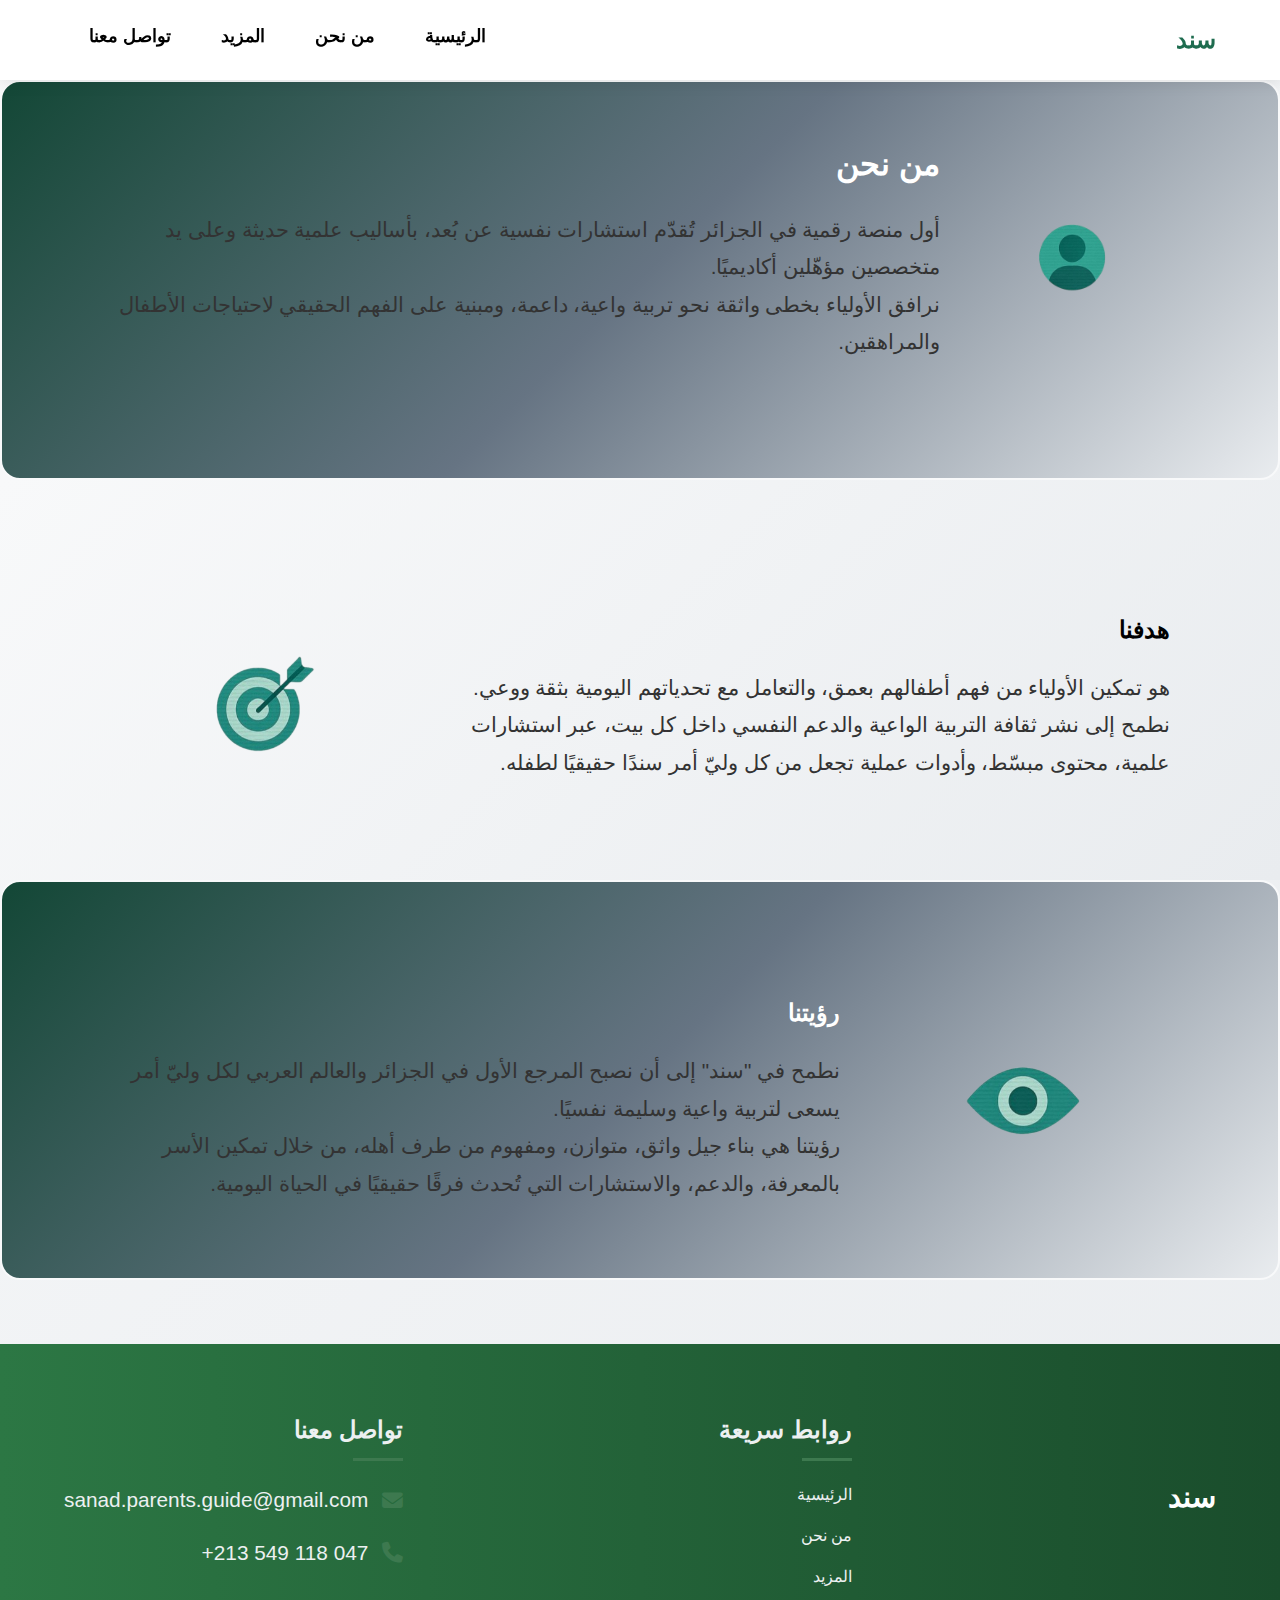
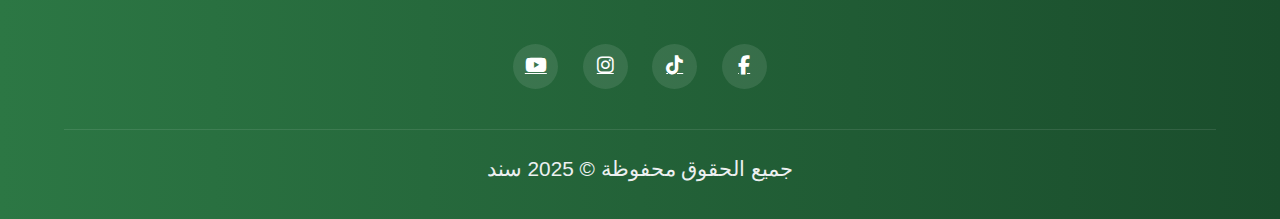
<file: our.html>
<!DOCTYPE html>
<html lang="ar" dir="rtl">
<head>
  <meta charset="UTF-8">
  <meta name="viewport" content="width=device-width, initial-scale=1.0">
  <title>من نحن</title>
  <link rel="stylesheet" href="our.css">
  <link rel="stylesheet" href="https://cdnjs.cloudflare.com/ajax/libs/font-awesome/6.4.0/css/all.min.css">
</head>
<body>

           <!-- شريط التنقل العلوي -->
 <!-- menu -->
<nav class="navbar">
    <div class="logo">
        <span>سند</span>
    </div>
    
    <ul class="nav-links">
        <li class="menu">
            <a href="index.html"   >الرئيسية</a>
        </li>
        
        <li class="menu">
            <a href="our.html" class="dropdown-trigger">من نحن</a>
        </li>
        
        <li class="menu">
            <a href="#" class="dropdown-trigger" >المزيد</a>
            <div class="dropdown-content">
                <a href="mazid.html">مقالات</a>
                <a href="card.html">إختبارات نفسية </a>
                <a href="qst.html">أسئلة شائعة </a>
                <a href="#">دورات أونلاين</a>
            </div>
        </li>
        
        <li class="menu">
            <a href="#footer-contact">تواصل معنا</a>
        </li>
    </ul>
    
    <div class="menu-toggle">
        <i class="fas fa-bars"></i>
    </div>
</nav> 

  <header class="hero">
    <div class="container">
      <img src="user.png" alt="صورة تعريفية" class="profile">
      <div class="text-box">
        <h1>من نحن</h1>
        <p>
          أول منصة رقمية في الجزائر تُقدّم استشارات نفسية عن بُعد، بأساليب علمية حديثة وعلى يد متخصصين مؤهّلين أكاديميًا.<br>
          نرافق الأولياء بخطى واثقة نحو تربية واعية، داعمة، ومبنية على الفهم الحقيقي لاحتياجات الأطفال والمراهقين.
        </p>
      </div>
    </div>
  </header>

  <section class="section">
    <div class="container">
      <div class="text-box">
        <h2>هدفنا</h2>
        <p>
          هو تمكين الأولياء من فهم أطفالهم بعمق، والتعامل مع تحدياتهم اليومية بثقة ووعي.<br>
          نطمح إلى نشر ثقافة التربية الواعية والدعم النفسي داخل كل بيت، عبر استشارات علمية، محتوى مبسّط، وأدوات عملية تجعل من كل وليّ أمر سندًا حقيقيًا لطفله.
        </p>
      </div>
      <img src="luck.png" alt="هدفنا" class="illustration">
    </div>
  </section>

  <section class="section alt">
    <div class="container">
      <img src="eye.png" alt="رؤيتنا" class="illustration">
      <div class="text-box">
        <h2>رؤيتنا</h2>
        <p>
          نطمح في "سند" إلى أن نصبح المرجع الأول في الجزائر والعالم العربي لكل وليّ أمر يسعى لتربية واعية وسليمة نفسيًا.<br>
          رؤيتنا هي بناء جيل واثق، متوازن، ومفهوم من طرف أهله، من خلال تمكين الأسر بالمعرفة، والدعم، والاستشارات التي تُحدث فرقًا حقيقيًا في الحياة اليومية.
        </p>
      </div>
    </div>
  </section>




     <!-- تذييل الصفحة -->
    <footer id="footer-contact" >
        <div class="footer-content">
            <div class="footer-logo">
                
                <span>سند </span>
            </div>
            <div class="footer-links">
                <h4>روابط سريعة</h4>
                <ul>
                    <li><a href="index.html">الرئيسية</a></li>
                    <li><a href="our.html">من نحن</a></li>
                    <li><a href="#">المزيد</a>
                    </li>
                </ul>
            </div>
            <div class="footer-contact">
                <h4>تواصل معنا</h4>
                <p><i class="fas fa-envelope"></i><a href="mailto:sanad.parents.guide@gmail.com">sanad.parents.guide@gmail.com</a></p>
                <p><i class="fas fa-phone"></i><a href="tel:+213594118047">047 118 549 213+</a></p>
            </div>
        </div>
        <div class="social-icons">
            <a href="https://www.facebook.com/share/16SMxgnYQq/" target="_blank"><i class="fab fa-facebook-f"></i></a>
            <a href="https://tiktok.com/@sanad.parents.guide" target="_blank"><i class="fab fa-tiktok"></i></a>
            <a href="https://www.instagram.com/sanad.parents.guide?igsh=YjU0aGt5eGF5emFi" target="_blank"><i class="fab fa-instagram"></i></a>
            <a href="https://www.youtube.com/@SanadParentsguide" target="_blank"><i class="fab fa-youtube"></i></a>
        </div>
        <div class="copyright">
            <p>جميع الحقوق محفوظة &copy; 2025 سند </p>
        </div>
    </footer>

</body>
</html>
</file>
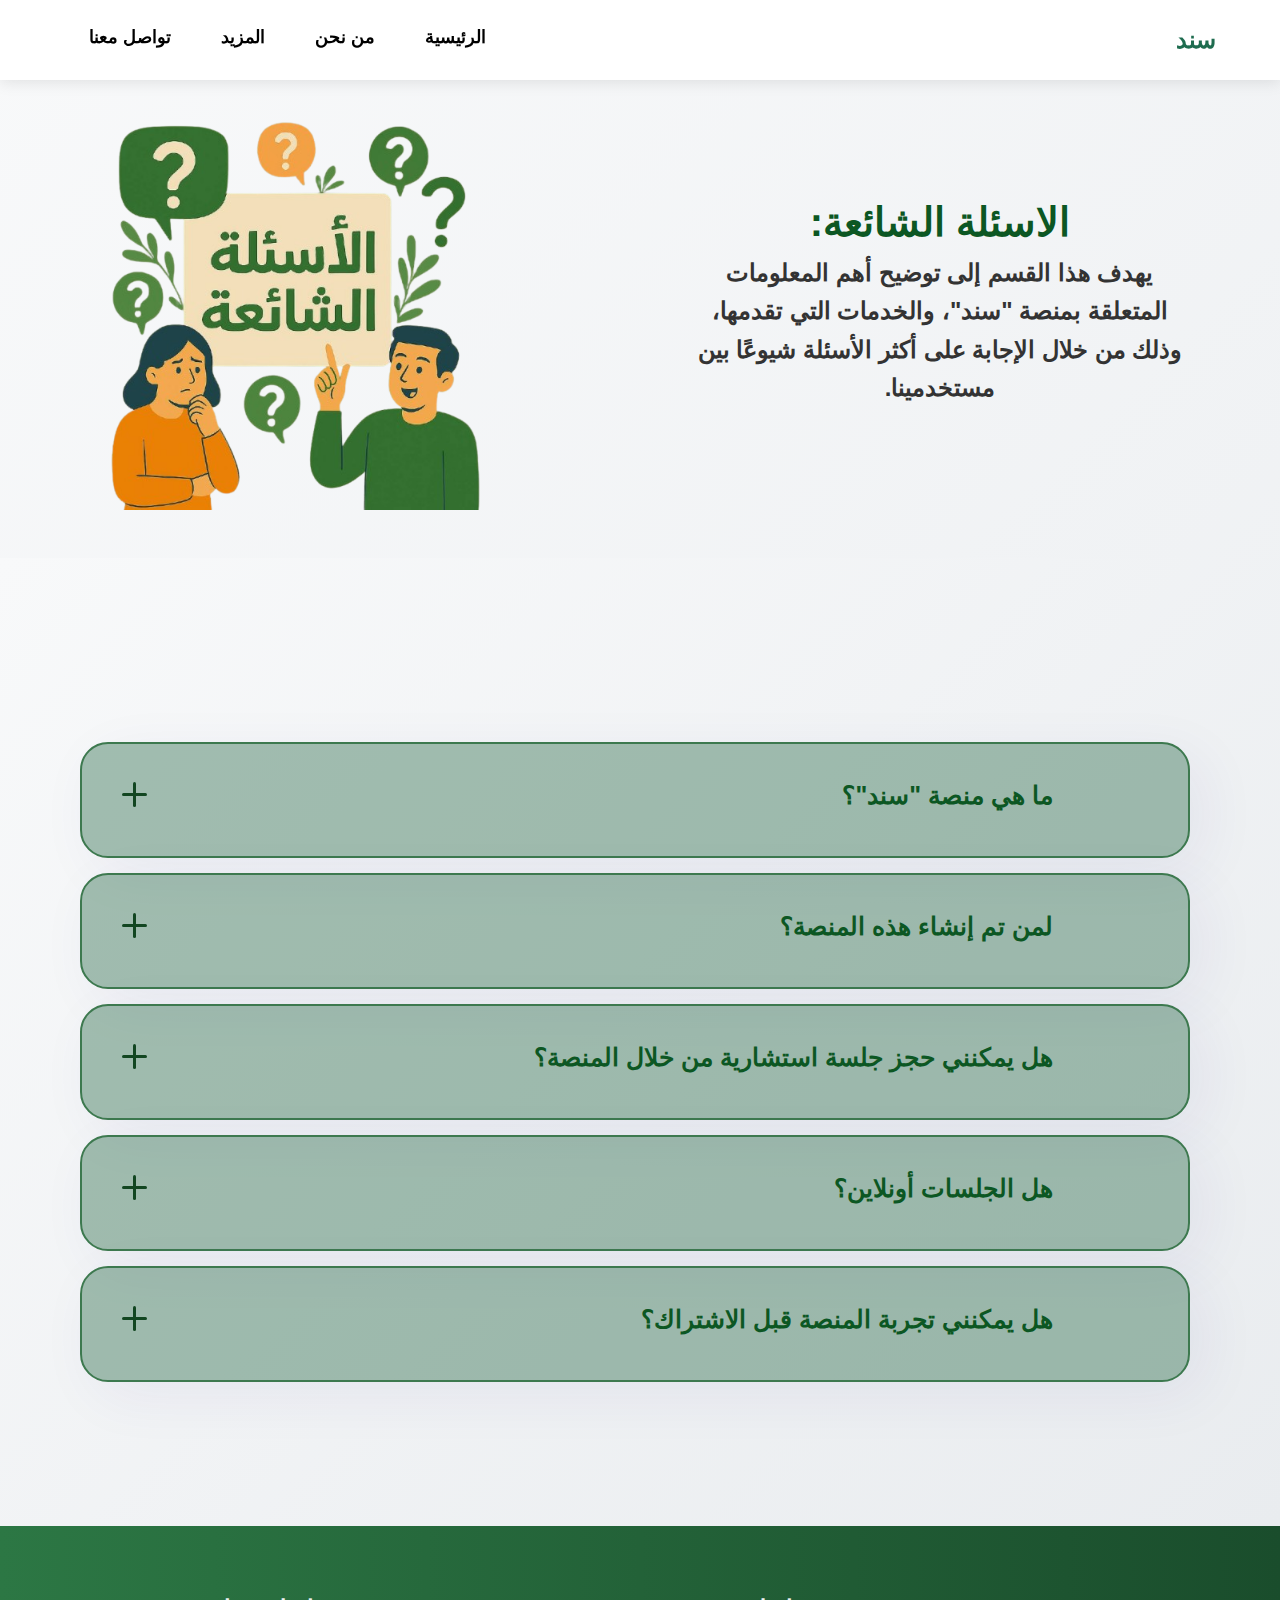
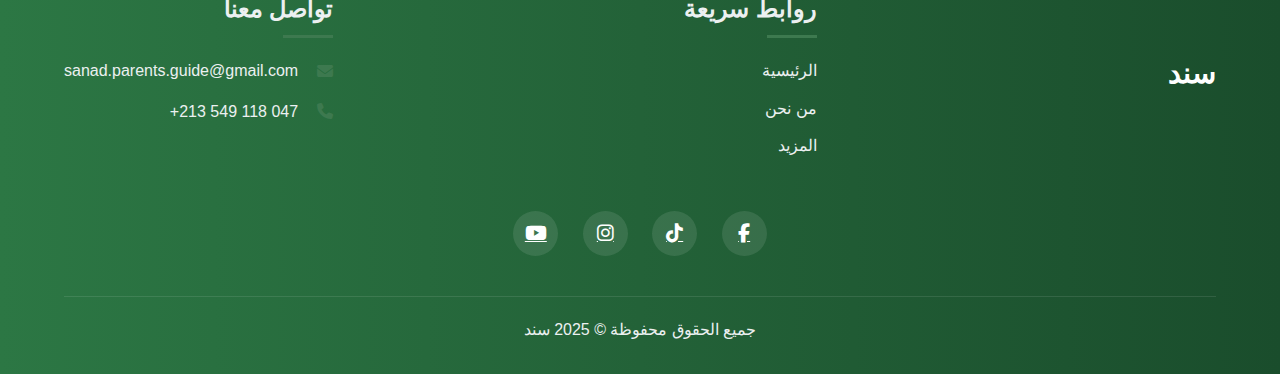
<file: qst.html>
<!DOCTYPE html>
<html lang="ar" dir="rtl">
<head>
  <meta charset="UTF-8">
  <meta name="viewport" content="width=device-width, initial-scale=1.0">
  <title>الاسئلة الشائعة </title>
  <link rel="stylesheet" href="qst.css">
  <link rel="stylesheet" href="https://cdnjs.cloudflare.com/ajax/libs/font-awesome/6.4.0/css/all.min.css">
</head>
<body>

           <!-- شريط التنقل العلوي -->
 <!-- menu -->
<nav class="navbar">
    <div class="logo">
        <span>سند</span>
    </div>
    
    <ul class="nav-links">
        <li class="menu">
            <a href="index.html"   >الرئيسية</a>
        </li>
        
        <li class="menu">
            <a href="our.html" class="dropdown-trigger">من نحن</a>
        </li>
        
        <li class="menu">
            <a href="#" class="dropdown-trigger" >المزيد</a>
            <div class="dropdown-content">
                <a href="mazid.html">مقالات</a>
                <a href="card.html">إختبارات نفسية </a>
                <a href="qst.html">أسئلة شائعة </a>
                <a href="#">دورات أونلاين</a>
            </div>
        </li>
        
        <li class="menu">
            <a href="#footer-contact">تواصل معنا</a>
        </li>
    </ul>
    
    <div class="menu-toggle">
        <i class="fas fa-bars"></i>
    </div>
</nav> 

   

<section class="tout">
    <div class="text">
        <h1>الاسئلة الشائعة:</h1>
<h2>
يهدف هذا القسم إلى توضيح أهم المعلومات المتعلقة بمنصة "سند"، والخدمات التي تقدمها، وذلك من خلال الإجابة على أكثر الأسئلة شيوعًا بين مستخدمينا.</h2>
    </div>

    <div class="image">
        <img src="qst.png">
    </div>
</section>


<!--the faq question-->
 <section class="faq">
    
    <!-- Heading -->
    <div class="faq-heading">
        
            
    </div>
    <!-- Container -->
    <div class="faq-content">
        <!-- faq -->
        <div class="faq-box-container">
            <div class="faq-box">
                <div class="faq-box-question  ">
                        <h4  >ما هي منصة "سند"؟</h4>
                        <span class="faq-box-icon"></span>
                </div>
                <div class="faq-box-answer"  >
                    <p>"سند" هي منصة رقمية موجهة للأولياء، تقدّم محتوى نفسي وتربوي مبني على أسس علمية، يساعدهم في تربية أبنائهم بطريقة واعية ومواكِبة لاحتياجات الطفل والمراهق.
</p>
                </div>
            </div>

            <div class="faq-box">
                <div class="faq-box-question  ">
                        <h4  >لمن تم إنشاء هذه المنصة؟</h4>
                        <span class="faq-box-icon"></span>
                </div>
                <div class="faq-box-answer"  >
                    <p>تم تصميم المنصة خصيصًا للأمهات والآباء، وأي شخص يهتم بتربية الأطفال والمراهقين بطريقة صحية وفعالة.</p>
                </div>
            </div>

            <div class="faq-box">
                <div class="faq-box-question">
                        <h4> هل يمكنني حجز جلسة استشارية من خلال المنصة؟</h4>
                        <span class="faq-box-icon"></span>
                </div>
                <div class="faq-box-answer">
                    <p>نعم، المنصة تتيح حجز جلسات استشارية فردية مع مختصين نفسيين</p>
                </div>
            </div>
            <div class="faq-box">
                <div class="faq-box-question">
                        <h4>هل الجلسات أونلاين؟</h4>
                        <span class="faq-box-icon"></span>
                </div>
                <div class="faq-box-answer">
                    <p>نعم، جميع الجلسات تُعقد عن بعد بطريقة آمنة وخاصة.</p>
                </div>
            </div>


            <div class="faq-box">
                <div class="faq-box-question">
                        <h4>هل يمكنني تجربة المنصة قبل الاشتراك؟</h4>
                        <span class="faq-box-icon"></span>
                </div>
                <div class="faq-box-answer">
                    <p>نعم، يوجد محتوى مجاني تجريبي يمكنك الاطلاع عليه قبل اتخاذ قرار الاشتراك.</p>
                </div>
            </div>
 
        
        </div>
         
    </div>

 </section>





  <!-- تذييل الصفحة -->
    <footer id="footer-contact" >
        <div class="footer-content">
            <div class="footer-logo">
                
                <span>سند </span>
            </div>
            <div class="footer-links">
                <h4>روابط سريعة</h4>
                <ul>
                    <li><a href="index.html">الرئيسية</a></li>
                    <li><a href="our.html">من نحن</a></li>
                    <li><a href="#">المزيد</a>
                    </li>
                </ul>
            </div>
            <div class="footer-contact">
                <h4>تواصل معنا</h4>
                <p><i class="fas fa-envelope"></i><a href="mailto:sanad.parents.guide@gmail.com">sanad.parents.guide@gmail.com</a></p>
                <p><i class="fas fa-phone"></i><a href="tel:+213594118047">047 118 549 213+</a></p>
            </div>
        </div>
        <div class="social-icons">
            <a href="https://www.facebook.com/share/16SMxgnYQq/" target="_blank"><i class="fab fa-facebook-f"></i></a>
            <a href="https://tiktok.com/@sanad.parents.guide" target="_blank"><i class="fab fa-tiktok"></i></a>
            <a href="https://www.instagram.com/sanad.parents.guide?igsh=YjU0aGt5eGF5emFi" target="_blank"><i class="fab fa-instagram"></i></a>
            <a href="https://www.youtube.com/@SanadParentsguide" target="_blank"><i class="fab fa-youtube"></i></a>
        </div>
        <div class="copyright">
            <p>جميع الحقوق محفوظة &copy; 2025 سند </p>
        </div>
    </footer>

    <script src="qst.js"></script>

</body>
</html>
</file>
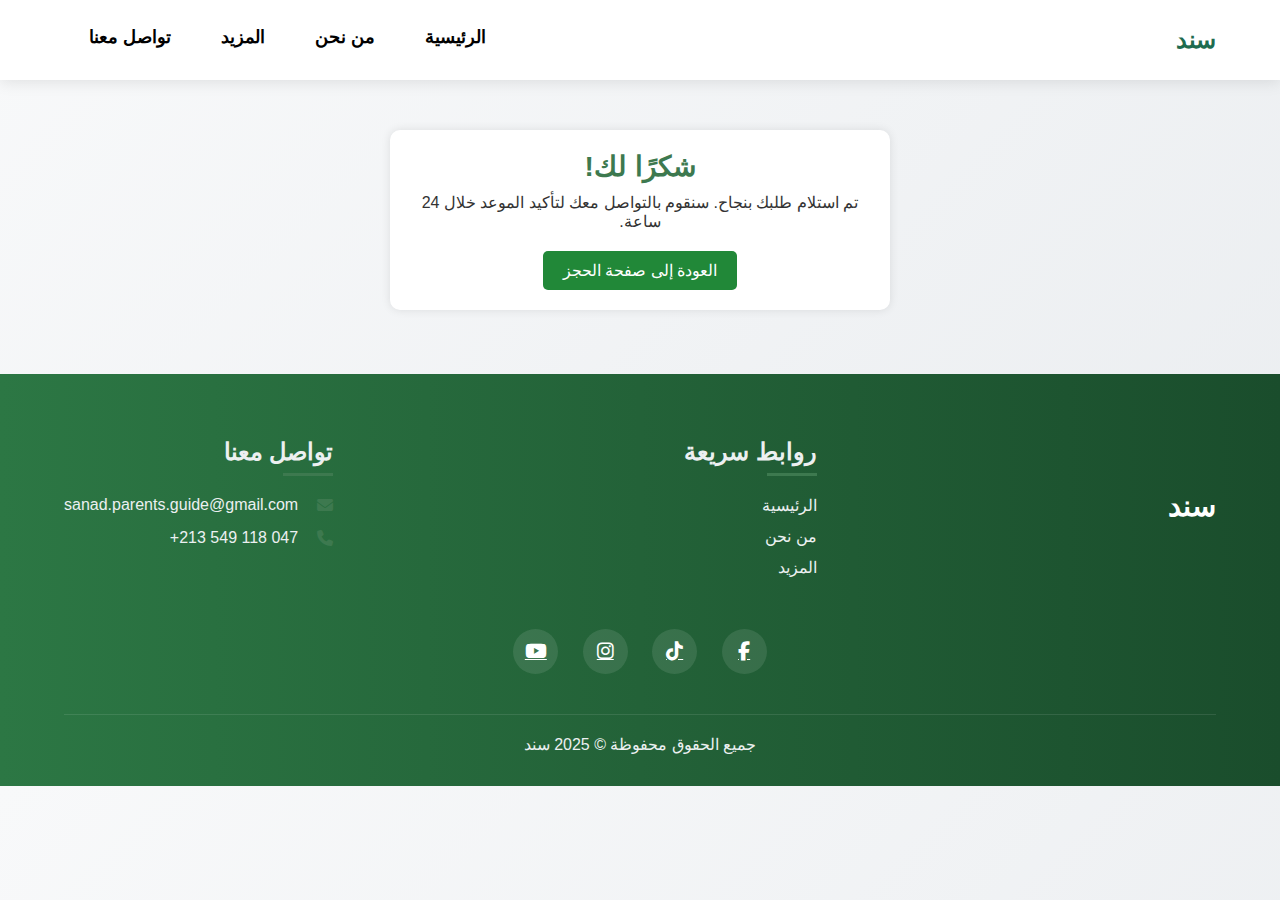
<file: thank-you.html>
<!DOCTYPE html>
<html lang="ar" dir="rtl">
<head>
  <meta charset="UTF-8">
  <meta name="viewport" content="width=device-width, initial-scale=1.0">
  <title>شكراً لك</title>
  <link rel="stylesheet" href="hajz.css">
  <link rel="stylesheet" href="https://cdnjs.cloudflare.com/ajax/libs/font-awesome/6.4.0/css/all.min.css">
</head>
<body>

            <!-- شريط التنقل العلوي -->
 <!-- menu -->
<nav class="navbar">
    <div class="logo">
        <span>سند</span>
    </div>
    
    <ul class="nav-links">
        <li class="menu">
            <a href="index.html"   >الرئيسية</a>
        </li>
        
        <li class="menu">
            <a href="our.html" class="dropdown-trigger">من نحن</a>
        </li>
        
        <li class="menu">
            <a href="#" class="dropdown-trigger" >المزيد</a>
            <div class="dropdown-content">
                <a href="mazid.html">مقالات</a>
                <a href="card.html">إختبارات نفسية </a>
                <a href="qst.html">أسئلة شائعة </a>
                <a href="#">دورات أونلاين</a>
            </div>
        </li>
        
        <li class="menu">
            <a href="#footer-contact">تواصل معنا</a>
        </li>
    </ul>
    
    <div class="menu-toggle">
        <i class="fas fa-bars"></i>
    </div>
</nav>  

<div class="thank-container">
  <h1>شكرًا لك!</h1>
  <p>تم استلام طلبك بنجاح. سنقوم بالتواصل معك لتأكيد الموعد خلال 24 ساعة.</p>
  <a href="hajz.html">العودة إلى صفحة الحجز</a>
</div>



     <!-- تذييل الصفحة -->
    <footer id="footer-contact" >
        <div class="footer-content">
            <div class="footer-logo">
                
                <span>سند </span>
            </div>
            <div class="footer-links">
                <h4>روابط سريعة</h4>
                <ul>
                    <li><a href="index.html">الرئيسية</a></li>
                    <li><a href="our.html">من نحن</a></li>
                    <li><a href="#">المزيد</a>
                    </li>
                </ul>
            </div>
            <div class="footer-contact">
                <h4>تواصل معنا</h4>
                <p><i class="fas fa-envelope"></i><a href="mailto:sanad.parents.guide@gmail.com">sanad.parents.guide@gmail.com</a></p>
                <p><i class="fas fa-phone"></i><a href="tel:+213594118047">047 118 549 213+</a></p>
            </div>
        </div>
        <div class="social-icons">
            <a href="https://www.facebook.com/share/16SMxgnYQq/" target="_blank"><i class="fab fa-facebook-f"></i></a>
            <a href="https://tiktok.com/@sanad.parents.guide" target="_blank"><i class="fab fa-tiktok"></i></a>
            <a href="https://www.instagram.com/sanad.parents.guide?igsh=YjU0aGt5eGF5emFi" target="_blank"><i class="fab fa-instagram"></i></a>
            <a href="https://www.youtube.com/@SanadParentsguide" target="_blank"><i class="fab fa-youtube"></i></a>
        </div>
        <div class="copyright">
            <p>جميع الحقوق محفوظة &copy; 2025 سند </p>
        </div>
    </footer>
</body>
</html>
</file>
<file: inter.css>
/* CSS Variables for better maintainability */
:root {
    --primary-color: #1e6c4f;
    --secondary-color: #176546;
    --accent-color: #d1e7dd;
    --text-color: #333;
    --white: #fff;
    --shadow: 0 2px 15px rgba(0, 0, 0, 0.1);
    --transition: all 0.3s ease;
    --border-radius: 8px;
    --max-content-width: 1400px;
    --touch-target-size: 44px;
}

/* تهيئة عامة للصفحة */
* {
    margin: 0;
    padding: 0;
    box-sizing: border-box;
    font-family: 'Segoe UI', Tahoma, Geneva, Verdana, sans-serif;
}

body {
    background: linear-gradient(135deg, #f8f9fa 0%, #e9ecef 100%);
    min-height: 100vh;
    color: #333;
    line-height: 1.6;
    direction: rtl;
}

/* Smooth scrolling */
html {
    scroll-behavior: smooth;
}

/* شريط التنقل العلوي */
.navbar {
    background-color: #fff;
    box-shadow: 0 2px 15px rgba(0, 0, 0, 0.1);
    padding: 1rem 5%;
    display: flex;
    justify-content: space-between;
    align-items: center;
    position: sticky;
    top: 0;
    z-index: 100;
    height: 80px;
}

/* Logo Styles */
.logo {
    display: flex;
    align-items: center;
    font-size: 1.5rem;
    font-weight: bold;
    color: #1e6c4f;
}

.logo i {
    margin-left: 10px;
}

/* Navigation Links Container */
.nav-links {
    display: flex;
    list-style: none;
    margin: 0;
    padding: 0;
}

/* Menu Item Styles */
.menu {
    position: relative;
    margin: 0 15px;
}

/* Menu Link Styles */
.nav-links a {
    color: #000;
    text-decoration: none;
    padding: 10px;
    cursor: pointer;
    display: inline-block;
    font-weight: bold;
    font-size: 1.1rem;
    position: relative;
    transition: color 0.3s;
    margin-top: -6px;
}

/* Dropdown Content */
.dropdown-content {
    display: none;
    position: absolute;
    top: 100%;
    left: 0;
    background-color: #000;
    min-width: 160px;
    z-index: 999;
    border-radius: 4px;
    box-shadow: 0 4px 8px rgba(0, 0, 0, 0.1);
}

/* Dropdown Links */
.dropdown-content a {
    display: block;
    padding: 12px 16px;
    color: white;
    text-decoration: none;
    transition: background-color 0.3s;
}

/* Dropdown Link Hover */
.dropdown-content a:hover {
    background-color: #1e6c4f;
}

/* Show dropdown when hovering menu */
.menu:hover .dropdown-content {
    display: block;
}

/* Hover Effects for Menu Links */
.nav-links > .menu > a:hover {
    color: #176546;
}

/* Underline Effect for Menu */
.nav-links > .menu > a::after {
    content: '';
    position: absolute;
    bottom: 0;
    left: 0;
    width: 0;
    height: 2px;
    background-color: #1d5d3f;
    transition: width 0.3s;
}

.nav-links > .menu > a:hover::after {
    width: 100%;
}

/* Menu Toggle (for mobile) */
.menu-toggle {
    display: none;
    font-size: 1.5rem;
    cursor: pointer;
    color: #1e6c4f;
}

/* Responsive Design */
@media (max-width: 768px) {
    .nav-links {
        display: none;
        position: absolute;
        top: 100%;
        left: 0;
        width: 100%;
        background-color: #fff;
        flex-direction: column;
        box-shadow: 0 4px 8px rgba(0, 0, 0, 0.1);
    }
    
    .menu {
        margin: 0;
        text-align: center;
    }
    
    .dropdown-content {
        position: static;
        width: 100%;
        display: none;
        box-shadow: none;
        border-radius: 0;
    }
    
    .menu-toggle {
        display: block;
    }
    
    .navbar.active .nav-links {
        display: flex;
    }
}

/* interface  */
.hero {
    display: flex;
    justify-content: space-between;
    align-items: center;
    padding: 5rem 5%;
    max-width: 1400px;
    height: 200px;
    margin-top: 180px;
    margin-bottom: 200px;
}

.hero-content {
    flex: 1;
    padding: 0 2rem;
}

.hero-image {
    flex: 1;
    text-align: center;
    width: 200px;
    height: 200px;
}

.hero-image img {
    border-radius: 20PX;
    width: 500px;
    margin-top: -240px;
}

.image-placeholder {
    width: 100%;
    height: 400px;
    background: linear-gradient(135deg, #155735 0%, #145b44 100%);
    border-radius: 10px;
    box-shadow: 0 10px 30px rgba(0, 0, 0, 0.15);
    display: flex;
    flex-direction: column;
    justify-content: center;
    align-items: center;
    color: white;
}

.image-placeholder i {
    font-size: 5rem;
    margin-bottom: 1rem;
}

.image-placeholder span {
    font-size: 1.5rem;
    font-weight: 500;
}

.tagline {
    color: #1d6f55;
    font-size: 1.2rem;
    font-weight: 600;
    margin-bottom: 1rem;
    letter-spacing: 1px;
}

h1 {
    font-size: 3.5rem;
    line-height: 1.2;
    margin-bottom: 1.5rem;
    color: #2c3e50;
}

h2 {
    font-size: 2.2rem;
    color: #4CAF50;
    margin-bottom: 1.8rem;
    font-weight: 600;
}

.hero-content p {
    font-size: 1.25rem;
    margin-bottom: 2.5rem;
    color: #555;
    max-width: 600px;
}

/* أزرار التفعيل */
.cta-buttons {
    display: flex;
    gap: 20px;
    margin-top: 2.5rem;
}

.btn {
    padding: 15px 35px;
    border-radius: 50px;
    font-size: 1.1rem;
    font-weight: 600;
    text-decoration: none;
    transition: all 0.3s ease;
    display: inline-block;
    text-align: center;
    border: none;
    cursor: pointer;
}

.btn-primary {
    background: linear-gradient(to right, #195a44, #15503d);
    color: white;
    box-shadow: 0 5px 15px rgba(76, 175, 80, 0.4);
}

.btn-secondary {
    background-color: white;
    color: #1a6950;
    border: 2px solid #3d794f;
}

.btn:hover {
    transform: translateY(-5px);
    box-shadow: 0 8px 20px rgba(30, 108, 69, 0.5);
}

/* فواصل زخرفية */
.divider {
    height: 4px;
    width: 80px;
    background: linear-gradient(to right, #4CAF50, #2c7744);
    margin: 1.5rem 0;
    border-radius: 2px;
}

/* قسم الميزات */
.about_us {
    width: 100%;
    height: 600px;
    margin-bottom: 50px;
}

.about_us .title_about{
    display: flex;
    justify-content: center;
    align-items: center;
}

.about_us .features {
    display: flex;
    justify-content: center;
    gap: 30px;
    padding: 4rem 5%;
    max-width: 1400px;
    flex-wrap: wrap;
}

.feature-card {
    background: white;
    border-radius: 15px;
    padding: 40px 30px;
    text-align: center;
    width: 300px;
    box-shadow: 0 5px 20px rgba(0, 0, 0, 0.08);
    transition: transform 0.3s;
}

.feature-card:hover {
    transform: translateY(-10px);
}

.feature-card i {
    font-size: 3rem;
    color: #3d794f;
    margin-bottom: 20px;
}

.feature-card h3 {
    font-size: 1.8rem;
    margin-bottom: 15px;
    color: #2c3e50;
}

.feature-card p {
    color: #666;
    line-height: 1.7;
}

/* services */
 

/* services */
.services {
  width: 1200px;
  height: 700px;
}
.services{
    width: 1200px;
    height: 700px;
 
}

.services .title_services {
    display: flex;
    justify-content: center;
    align-items: center;
    margin-bottom: 40px;
    margin-right: 148px;
}

.services .tout_services {
    display: grid;
    grid-template-columns: 1FR 1FR;
    width: 100%;
    height: 300PX;
    column-gap: 10PX;
    margin-right: 100px;
}

.tout_services .item {
    width: 90%;
    height: 200px;
    display: flex;
    justify-content: center;
    align-items: center;
    background: white;
    margin-bottom: 50px;
    border-radius: 50px;
    box-shadow: 0 5px 20px rgba(0, 0, 0, 0.08); 
    transition: transform 0.3s;
}

.item:hover {
    transform: translateY(-10px);
}

.item .item_right {
    margin-right: 30px;
}

 
.item .item_right h3 {
   text-align: center;
   font-size: 1.5rem;
   margin-left: -10px;
}

.item .item_right p {
   margin-right: 20px;
   margin-top: 30px;
   margin-left: 50px;
   margin-right: 40px;
}

 
 
.item .item_right h3{
    text-align: center;
    font-size: 1.5rem;
    margin-left: -10px;
}

.item .item_right p{
    margin-right: 20px;
    margin-top: 30px;
    margin-left: 50px;
    margin-right: 40px;
}

.item .item_left{
 
    width: 80px;
    margin-left: 20px;
    margin-bottom:40px ;
}

.item .item_left .image1 {
    width: 400px;
    margin-right: -110px;
}

.item .item_left .image2 {
    width: 270px;
    margin-right: -40px;
}

.item .item_left .image3 {
    width: 300px;
    margin-right: -60px;
}

.item .item_left .image4 {
    width: 300px;
    margin-right: -50px;
}

/* Media Queries - Only this section is modified */
@media (max-width: 1250px) {
  .services {
    width: 100%;
    padding: 0 20px;
    box-sizing: border-box;
  }
  
  .services .title_services {
    margin-right: 100px;
  }
  
  .services .tout_services {
    margin-right: 80px;
  }
}

@media (max-width: 1100px) {
  .services .title_services {
    margin-right: 80px;
  }
  
  .services .tout_services {
    margin-right: 60px;
  }
  
  .item .item_left .image1 {
    width: 380px;
    margin-right: -100px;
  }
}

@media (max-width: 950px) {
  .services {
    height: auto;
    padding-bottom: 50px;
  }
  
  .services .tout_services {
    grid-template-columns: 1fr;
    height: auto;
    margin-right: 0;
    justify-items: center;
  }
  
  .tout_services .item {
    width: 80%;
    height: 180px;
    margin-bottom: 30px;
  }
  
  .item .item_left .image1 {
    width: 350px;
    margin-right: -90px;
  }
  
  .item .item_left .image2 {
    width: 250px;
    margin-right: -35px;
  }
  
  .item .item_left .image3,
  .item .item_left .image4 {
    width: 280px;
    margin-right: -50px;
  }
}

@media (max-width: 700px) {
  .services .title_services {
    margin-right: 0;
  }
  
  .tout_services .item {
    width: 90%;
    flex-direction: column;
    height: auto;
    padding: 30px 20px;
    text-align: center;
  }
  
  .item .item_left {
    margin: 0 0 20px 0;
    width: auto;
  }
  
  .item .item_right {
    margin-right: 0;
  }
  
  .item .item_right p {
    margin: 20px 0;
  }
  
  .item .item_left .image1 {
    width: 300px;
    margin-right: 0;
  }
  
  .item .item_left .image2 {
    width: 220px;
    margin-right: 0;
  }
  
  .item .item_left .image3,
  .item .item_left .image4 {
    width: 250px;
    margin-right: 0;
  }
}

@media (max-width: 500px) {
  .item .item_left .image1 {
    width: 250px;
  }
  
  .item .item_left .image2 {
    width: 180px;
  }
  
  .item .item_left .image3,
  .item .item_left .image4 {
    width: 200px;
  }
  
  .item .item_right h3 {
    font-size: 1.3rem;
  }
  
  .item .item_right p {
    font-size: 0.9rem;
  }
}
/*prix */
.ctnr {
    display: flex;
    gap: 20px;
    flex-wrap: wrap;
    justify-content: center;
}

.title_prix{
    text-align: center;
    margin-bottom: 100px;
}
.card {
    background-color: white;
    width: 300px;
    border: 1px solid #ccc;
    padding: 20px;
    box-shadow: 0 2px 8px rgba(0,0,0,0.1);
    text-align: center;
    border-top: 5px solid #224822;
    border-radius: 20px; transition: transform 0.3s;
}

.card:hover {
    transform: translateY(-10px);
}

.card h2 {
    margin: 10px 0;
    font-size: 22px;
    color: #333;
}

.card .discount {
    font-size: 16px;
    color: #224822;
    font-weight: bold;
    margin-bottom: 15px;
}

.card p {
    font-size: 14px;
    color: #555;
    line-height: 1.8;
    margin: 10px 0;
}
.price-box1 {
    margin-top: 71px;
    padding: 10px;
    background-color: #a0c4aa;
    color: #224822;
    font-weight: bold;
    border: 1px solid #224822;
    border-radius: 6px;
    font-size: 16px;
    cursor: pointer;
}

.price-box2 {
    margin-top: 20px;
    padding: 10px;
    background-color: #a0c4aa;
    color: #224822;
    font-weight: bold;
    border: 1px solid #224822;
    border-radius: 6px;
    font-size: 16px;
    cursor: pointer;
}

/* تذييل الصفحة */
footer {
    background: linear-gradient(to right, #2c7744, #1a4d2c);
    color: #ecf0f1;
    padding: 4rem 5% 2rem;
    margin-top: 4rem;
}

.footer-content {
    display: flex;
    justify-content: space-between;
    max-width: 1400px;
    margin: 0 auto 40px;
    flex-wrap: wrap;
    gap: 40px;
}

.footer-logo {
    font-size: 1.8rem;
    font-weight: bold;
    color: white;
    display: flex;
    align-items: center;
    margin-bottom: 15px;
}

.footer-logo i {
    margin-left: 10px;
    color:#3d794f;
}

.footer-links h4, .footer-contact h4 {
    font-size: 1.5rem;
    margin-bottom: 20px;
    position: relative;
    padding-bottom: 10px;
}

.footer-links h4::after, .footer-contact h4::after {
    content: '';
    position: absolute;
    bottom: 0;
    right: 0;
    width: 50px;
    height: 3px;
    background-color: #3d794f;
}

.footer-links ul {
    list-style: none;
}

.footer-links li {
    margin-bottom: 12px;
}

.footer-links a {
    color: #ecf0f1;
    text-decoration: none;
    transition: color 0.3s;
}

.footer-links a:hover {
    color: #3d794f;
}

.footer-contact p {
    margin-bottom: 15px;
    display: flex;
    align-items: center;
}

.footer-contact i {
    margin-left: 10px;
    color:#3d794f;
    width: 25px;
}
.footer-contact p a {
    text-decoration: none; /* Removes underline */
    color: inherit; /* Optional: Keeps text color consistent */
}

.social-icons {
    text-align: center;
    margin: 40px 0;
}

.social-icons a {
    display: inline-flex;
    justify-content: center;
    align-items: center;
    width: 45px;
    height: 45px;
    background: rgba(255, 255, 255, 0.1);
    border-radius: 50%;
    color: white;
    margin: 0 10px;
    font-size: 1.2rem;
    transition: all 0.3s;
}

.social-icons a:hover {
    background: #224822;
    transform: translateY(-5px);
}

.copyright {
    text-align: center;
    padding-top: 20px;
    border-top: 1px solid rgba(255, 255, 255, 0.1);
    max-width: 1400px;
    margin: 0 auto;
}

/* التجاوب مع الشاشات المختلفة */
@media (max-width: 992px) {
    .hero {
        flex-direction: column;
        text-align: center;
    }
    
    .hero-content {
        margin-bottom: 3rem;
    }
    
    .cta-buttons {
        justify-content: center;
    }
    
    h1 {
        font-size: 2.8rem;
    }
    
    h2 {
        font-size: 2rem;
    }
    
    .divider {
        margin: 1.5rem auto;
    }
    
    .hero-content p {
        margin: 0 auto 2.5rem;
    }
}

@media (max-width: 768px) {
    .menu-toggle {
        display: block;
    }
    
    .nav-links {
        position: absolute;
        top: 100%;
        right: 0;
        background: white;
        width: 100%;
        flex-direction: column;
        padding: 20px;
        box-shadow: 0 10px 15px rgba(0, 0, 0, 0.1);
        display: none;
    }
    
    .nav-links.active {
        display: flex;
    }
    
    .nav-links li {
        margin: 10px 0;
    }
    
    .hero {
        padding: 3rem 5%;
        flex-direction: column;
    }
    
    h1 {
        font-size: 2.3rem;
    }
    
    h2 {
        font-size: 1.7rem;
    }
    
    .hero-content p {
        font-size: 1.1rem;
    }
    
    .cta-buttons {
        flex-direction: column;
        gap: 15px;
    }
    
    .image-placeholder {
        height: 300px;
    }
    
    .footer-content {
        flex-direction: column;
    }

    .hero{
        flex-direction: column;
    }

    .hero-image{
       margin-top: -500px;
       width: 100px;
       height: 200px;
    }

    .hero-image img{
       margin-top: -400px;
       width: 400px;
       margin-right: -150px;
    }

    .hero-content{
       margin-top: 100px;
       margin-bottom: 100px;
        
    }

    .about_us{
        margin-top: 600px;
        margin-bottom: 500px;
    }
    .services  {
       flex-direction: column;
       width: 300px;
    }
    .item{
        flex-direction: column;
    }
 
}

@media (max-width: 480px) {
    .logo {
        font-size: 1.5rem;
    }
    
    h1 {
        font-size: 2rem;
    }
    
    h2 {
        font-size: 1.5rem;
    }
    
    .btn {
        padding: 12px 25px;
        font-size: 1rem;
    }
    
    .feature-card {
        width: 100%;
    }
}
</file>
<file: card.css>
/* CSS Variables for better maintainability */
:root {
    --primary-color: #1e6c4f;
    --secondary-color: #176546;
    --accent-color: #d1e7dd;
    --text-color: #2f5d50;
    --white: #ffffff;
    --shadow: 0 2px 15px rgba(0, 0, 0, 0.1);
    --transition: all 0.3s ease;
    --border-radius: 8px;
    --max-content-width:100%;
}

* {
    margin: 0;
    padding: 0;
    box-sizing: border-box;
    font-family: 'Segoe UI', Tahoma, Geneva, Verdana, sans-serif;
}

body {
    background: linear-gradient(135deg, #f8f9fa 0%, #e9ecef 100%);
    
    direction: rtl;
    color: var(--text-color);
}

/* Smooth scrolling */
html {
    scroll-behavior: smooth;
}

/* Focus styles for accessibility */
*:focus {
    outline: 2px solid var(--primary-color);
    outline-offset: 2px;
}

/* شريط التنقل العلوي */
.navbar {
    background-color: #fff;
    box-shadow: 0 2px 15px rgba(0, 0, 0, 0.1);
    padding: 1rem 5%;
    display: flex;
    justify-content: space-between;
    align-items: center;
    position: sticky;
    top: 0;
    z-index: 100;
    height: 80px;
}

/* Logo Styles */
.logo {
    display: flex;
    align-items: center;
    font-size: 1.5rem;
    font-weight: bold;
    color: #1e6c4f;
}

.logo i {
    margin-left: 10px;
}

/* Navigation Links Container */
.nav-links {
    display: flex;
    list-style: none;
    margin: 0;
    padding: 0;
}

/* Menu Item Styles */
.menu {
    position: relative;
    margin: 0 15px;
}

/* Menu Link Styles */
.nav-links a {
    color: #000;
    text-decoration: none;
    padding: 10px;
    cursor: pointer;
    display: inline-block;
    font-weight: bold;
    font-size: 1.1rem;
    position: relative;
    transition: color 0.3s;
    margin-top: -6px;
}

/* Dropdown Content */
.dropdown-content {
    display: none;
    position: absolute;
    top: 100%;
    left: 0;
    background-color: #000;
    min-width: 160px;
    z-index: 999;
    border-radius: 4px;
    box-shadow: 0 4px 8px rgba(0, 0, 0, 0.1);
}

/* Dropdown Links */
.dropdown-content a {
    display: block;
    padding: 12px 16px;
    color: white;
    text-decoration: none;
    transition: background-color 0.3s;
}

/* Dropdown Link Hover */
.dropdown-content a:hover {
    background-color: #1e6c4f;
}

/* Show dropdown when hovering menu */
.menu:hover .dropdown-content {
    display: block;
}

/* Hover Effects for Menu Links */
.nav-links > .menu > a:hover {
    color: #176546;
}

/* Underline Effect for Menu */
.nav-links > .menu > a::after {
    content: '';
    position: absolute;
    bottom: 0;
    left: 0;
    width: 0;
    height: 2px;
    background-color: #1d5d3f;
    transition: width 0.3s;
}

.nav-links > .menu > a:hover::after {
    width: 100%;
}

/* Menu Toggle (for mobile) */
.menu-toggle {
    display: none;
    font-size: 1.5rem;
    cursor: pointer;
    color: #1e6c4f;
}

/* Responsive Design */
@media (max-width: 768px) {
    .nav-links {
        display: none;
        position: absolute;
        top: 100%;
        left: 0;
        width: 100%;
        background-color: #fff;
        flex-direction: column;
        box-shadow: 0 4px 8px rgba(0, 0, 0, 0.1);
    }
    
    .menu {
        margin: 0;
        text-align: center;
    }
    
    .dropdown-content {
        position: static;
        width: 100%;
        display: none;
        box-shadow: none;
        border-radius: 0;
    }
    
    .menu-toggle {
        display: block;
    }
    
    .navbar.active .nav-links {
        display: flex;
    }
}



.header {
  text-align: center;
  padding: 3rem 2rem;
  background: var(--white);
  color: var(--text-color);
  max-width: var(--max-content-width);
  margin: 0 auto;
  width: 100%;
}

.header h1 {
  margin-bottom: 1rem;
  font-size: clamp(1.5rem, 4vw, 2.5rem);
  color: var(--primary-color);
}

.header p {
  font-size: clamp(1rem, 2.5vw, 1.25rem);
  max-width: 600px;
  margin: 0 auto;
  line-height: 1.6;
}

.container {
  display: grid;
  grid-template-columns: repeat(auto-fit, minmax(300px, 1fr));
  gap: 2rem;
  padding: 2rem;
  max-width: var(--max-content-width);
  margin: 0 auto;
}

.card {
  background: var(--accent-color);
  border-radius: var(--border-radius);
  padding: 2rem;
  text-align: center;
  box-shadow: var(--shadow);
  transition: var(--transition);
  position: relative;
  overflow: hidden;
}

.card::before {
  content: '';
  position: absolute;
  top: 0;
  left: 0;
  right: 0;
  height: 4px;
  background: linear-gradient(90deg, var(--primary-color), var(--secondary-color));
}

.card:hover {
  transform: translateY(-5px);
  box-shadow: 0 8px 25px rgba(0, 0, 0, 0.15);
}

.card h3 {
  color: var(--primary-color);
  margin-bottom: 0.5rem;
  font-size: 1.5rem;
}

.card h4 {
  color: var(--secondary-color);
  margin-bottom: 1rem;
  font-size: 1rem;
  opacity: 0.8;
}

.card p {
  margin-bottom: 2rem;
  line-height: 1.6;
}

.badge {
  position: absolute;
  top: 1rem;
  right: 1rem;
  background: var(--primary-color);
  color: var(--white);
  padding: 0.25rem 0.75rem;
  border-radius: 20px;
  font-size: 0.875rem;
  font-weight: bold;
}

.card button {
  background: var(--primary-color);
  color: var(--white);
  border: none;
  padding: 1rem 2rem;
  border-radius: var(--border-radius);
  cursor: pointer;
  font-size: 1rem;
  font-weight: bold;
  transition: var(--transition);
  width: 100%;
  max-width: 200px;
}

.card button:hover {
  background: var(--secondary-color);
  transform: scale(1.05);
}

.card button:active {
  transform: scale(0.95);
}

/* تذييل الصفحة */
footer {
    background: linear-gradient(to right, #2c7744, #1a4d2c);
    color: #ecf0f1;
    padding: 4rem 5% 2rem;
    margin-top: 4rem;
}

.footer-content {
    display: flex;
    justify-content: space-between;
    max-width: 1400px;
    margin: 0 auto 40px;
    flex-wrap: wrap;
    gap: 40px;
}

.footer-logo {
    font-size: 1.8rem;
    font-weight: bold;
    color: white;
    display: flex;
    align-items: center;
    margin-bottom: 15px;
}

.footer-logo i {
    margin-left: 10px;
    color:#3d794f;
}

.footer-links h4, .footer-contact h4 {
    font-size: 1.5rem;
    margin-bottom: 20px;
    position: relative;
    padding-bottom: 10px;
}

.footer-links h4::after, .footer-contact h4::after {
    content: '';
    position: absolute;
    bottom: 0;
    right: 0;
    width: 50px;
    height: 3px;
    background-color: #3d794f;
}

.footer-links ul {
    list-style: none;
}

.footer-links li {
    margin-bottom: 12px;
}

.footer-links a {
    color: #ecf0f1;
    text-decoration: none;
    transition: color 0.3s;
}

.footer-links a:hover {
    color: #3d794f;
}

.footer-contact p {
    margin-bottom: 15px;
    display: flex;
    align-items: center;
}

.footer-contact i {
    margin-left: 10px;
    color:#3d794f;
    width: 25px;
}
.footer-contact p a {
    text-decoration: none; /* Removes underline */
    color: inherit; /* Optional: Keeps text color consistent */
}

.social-icons {
    text-align: center;
    margin: 40px 0;
}

.social-icons a {
    display: inline-flex;
    justify-content: center;
    align-items: center;
    width: 45px;
    height: 45px;
    background: rgba(255, 255, 255, 0.1);
    border-radius: 50%;
    color: white;
    margin: 0 10px;
    font-size: 1.2rem;
    transition: all 0.3s;
}

.social-icons a:hover {
    background: #224822;
    transform: translateY(-5px);
}

.copyright {
    text-align: center;
    padding-top: 20px;
    border-top: 1px solid rgba(255, 255, 255, 0.1);
    max-width: 1400px;
    margin: 0 auto;
}

/* التجاوب مع الشاشات المختلفة */
@media (max-width: 992px) {
    .hero {
        flex-direction: column;
        text-align: center;
    }
    
    .hero-content {
        margin-bottom: 3rem;
    }
    
    .cta-buttons {
        justify-content: center;
    }
    
    h1 {
        font-size: 2.8rem;
    }
    
    h2 {
        font-size: 2rem;
    }
    
    .divider {
        margin: 1.5rem auto;
    }
    
    .hero-content p {
        margin: 0 auto 2.5rem;
    }
}

@media (max-width: 768px) {
    .menu-toggle {
        display: block;
    }
    
    .nav-links {
        position: absolute;
        top: 100%;
        right: 0;
        background: white;
        width: 100%;
        flex-direction: column;
        padding: 20px;
        box-shadow: 0 10px 15px rgba(0, 0, 0, 0.1);
        display: none;
    }
    
    .nav-links.active {
        display: flex;
    }
    
    .nav-links li {
        margin: 10px 0;
    }
    
    .hero {
        padding: 3rem 5%;
        flex-direction: column;
    }
    
    h1 {
        font-size: 2.3rem;
    }
    
    h2 {
        font-size: 1.7rem;
    }
    
    .hero-content p {
        font-size: 1.1rem;
    }
    
    .cta-buttons {
        flex-direction: column;
        gap: 15px;
    }
    
    .image-placeholder {
        height: 300px;
    }
    
    .footer-content {
        flex-direction: column;
    }

    .hero{
        flex-direction: column;
    }

    .hero-image{
       margin-top: -500px;
       width: 100px;
       height: 200px;
    }

    .hero-image img{
       margin-top: -400px;
       width: 400px;
       margin-right: -150px;
    }

    .hero-content{
       margin-top: 100px;
       margin-bottom: 100px;
        
    }

    .about_us{
        margin-top: 600px;
        margin-bottom: 500px;
    }
    .services  {
       flex-direction: column;
       width: 300px;
    }
    .item{
        flex-direction: column;
    }
 
}

@media (max-width: 480px) {
    .logo {
        font-size: 1.5rem;
    }
    
    h1 {
        font-size: 2rem;
    }
    
    h2 {
        font-size: 1.5rem;
    }
    
    .btn {
        padding: 12px 25px;
        font-size: 1rem;
    }
    
    .feature-card {
        width: 100%;
    }
}
</file>
<file: hajz.css>
*{
  margin: 0;
  padding: 0;
  box-sizing: border-box;
}
body {
  font-family: 'Cairo', sans-serif;
  background: linear-gradient(135deg, #f8f9fa 0%, #e9ecef 100%);
  color: #004d40;
  direction: rtl;
  
}
/* Smooth scrolling */
html {
    scroll-behavior: smooth;
}

.navbar {
    background-color: #fff;
    box-shadow: 0 2px 15px rgba(0, 0, 0, 0.1);
    padding: 1rem 5%;
    display: flex;
    justify-content: space-between;
    align-items: center;
    position: sticky;
    top: 0;
    z-index: 100;
    height: 80px;
}

/* Logo Styles */
.logo {
    display: flex;
    align-items: center;
    font-size: 1.5rem;
    font-weight: bold;
    color: #1e6c4f;
}

.logo i {
    margin-left: 10px;
}

/* Navigation Links Container */
.nav-links {
    display: flex;
    list-style: none;
    margin: 0;
    padding: 0;
}

/* Menu Item Styles */
.menu {
    position: relative;
    margin: 0 15px;
}

/* Menu Link Styles */
.nav-links a {
    color: #000;
    text-decoration: none;
    padding: 10px;
    cursor: pointer;
    display: inline-block;
    font-weight: bold;
    font-size: 1.1rem;
    position: relative;
    transition: color 0.3s;
    margin-top: -6px;
}

/* Dropdown Content */
.dropdown-content {
    display: none;
    position: absolute;
    top: 100%;
    left: 0;
    background-color: #000;
    min-width: 160px;
    z-index: 999;
    border-radius: 4px;
    box-shadow: 0 4px 8px rgba(0, 0, 0, 0.1);
}

/* Dropdown Links */
.dropdown-content a {
    display: block;
    padding: 12px 16px;
    color: white;
    text-decoration: none;
    transition: background-color 0.3s;
}

/* Dropdown Link Hover */
.dropdown-content a:hover {
    background-color: #1e6c4f;
}

/* Show dropdown when hovering menu */
.menu:hover .dropdown-content {
    display: block;
}

/* Hover Effects for Menu Links */
.nav-links > .menu > a:hover {
    color: #176546;
}

/* Underline Effect for Menu */
.nav-links > .menu > a::after {
    content: '';
    position: absolute;
    bottom: 0;
    left: 0;
    width: 0;
    height: 2px;
    background-color: #1d5d3f;
    transition: width 0.3s;
}

.nav-links > .menu > a:hover::after {
    width: 100%;
}

/* Menu Toggle (for mobile) */
.menu-toggle {
    display: none;
    font-size: 1.5rem;
    cursor: pointer;
    color: #1e6c4f;
}

/* Responsive Design */
@media (max-width: 768px) {
    .nav-links {
        display: none;
        position: absolute;
        top: 100%;
        left: 0;
        width: 100%;
        background-color: #fff;
        flex-direction: column;
        box-shadow: 0 4px 8px rgba(0, 0, 0, 0.1);
    }
    
    .menu {
        margin: 0;
        text-align: center;
    }
    
    .dropdown-content {
        position: static;
        width: 100%;
        display: none;
        box-shadow: none;
        border-radius: 0;
    }
    
    .menu-toggle {
        display: block;
    }
    
    .navbar.active .nav-links {
        display: flex;
    }
}

/*formulaire */

section{
  margin-top: 20px;
  margin-bottom: 30px;
}

.container {
  max-width: 700px;
  margin: auto;
  background-color: #ffffff;
  padding: 35px;
  border-radius: 16px;
  box-shadow: 0 10px 25px rgba(0, 0, 0, 0.08);
  border-right: 8px solid #0d7052;
}

h1 {
  text-align: center;
  color: #004d40;
  font-size: 28px;
  margin-bottom: 10px;
}

.lux-subtitle {
  text-align: center;
  font-size: 18px;
  font-weight: bold;
  color: #00695c;
  background: linear-gradient(90deg, #e0f7f1, #ccf2e8);
  padding: 15px 20px;
  border-radius: 12px;
  margin: 15px auto 30px auto;
  box-shadow: 0 3px 10px rgba(0, 121, 107, 0.1);
  border: 1px solid #b2dfdb;
}

label {
  display: block;
  margin-top: 20px;
  font-weight: bold;
  color: #000;
}

input[type="text"],
input[type="email"],
input[type="number"],
select,
textarea {
  width: 100%;
  padding: 12px;
  margin-top: 8px;
  border-radius: 8px;
  border: 1px solid #b2dfdb;
  background-color: #f1fdfb;
  font-size: 15px;
  transition: 0.3s;
}

input:focus,
textarea:focus,
select:focus {
  border-color: #26a69a;
  outline: none;
}

.checkbox-group {
  margin-top: 10px;
}

.checkbox-group label {
  display: block;
  font-weight: normal;
  color: #004d40;
  margin-bottom: 5px;
}

.checkbox-group input {
  margin-left: 8px;
}

.note {
  margin-top: 25px;
  background-color: #f1fdfb;
  padding: 15px;
  border-right: 4px solid #80cbc4;
  border-radius: 10px;
}

.note ul {
  margin: 0;
  padding-right: 20px;
  list-style-type: "✔️ ";
}

button {
  margin-top: 25px;
  width: 100%;
  padding: 15px;
  background-color: #00796b;
  color: white;
  border: none;
  border-radius: 10px;
  font-size: 17px;
  font-weight: bold;
  cursor: pointer;
  transition: background-color 0.3s ease;
}

button:hover {
  background-color: #004d40;
}

.thank-container {
  background: #fff;
  padding: 20px;
  border-radius: 10px;
  box-shadow: 0 0 10px rgba(0,0,0,0.1);
  max-width: 500px;
  margin: 50px auto;
  text-align: center;
}

.thank-container h1 {
  color: #3d794f;
  margin-bottom: 10px;
}

.thank-container p {
  margin-bottom: 20px;
  color: #333;
}

.thank-container a {
  display: inline-block;
  padding: 10px 20px;
  background-color: #218838;
  color: #fff;
  border-radius: 5px;
  text-decoration: none;
}

.thank-container a:hover {
  background-color: #3d794f;
}

footer {
    background: linear-gradient(to right, #2c7744, #1a4d2c);
    color: #ecf0f1;
    padding: 4rem 5% 2rem;
    margin-top: 4rem;
}

.footer-content {
    display: flex;
    justify-content: space-between;
    max-width: 1400px;
    margin: 0 auto 40px;
    flex-wrap: wrap;
    gap: 40px;
}

.footer-logo {
    font-size: 1.8rem;
    font-weight: bold;
    color: white;
    display: flex;
    align-items: center;
    margin-bottom: 15px;
}

.footer-logo i {
    margin-left: 10px;
    color:#3d794f;
}

.footer-logo i {
    margin-left: 10px;
    color:#3d794f;
}


.footer-links h4, .footer-contact h4 {
    font-size: 1.5rem;
    margin-bottom: 20px;
    position: relative;
    padding-bottom: 10px;
}

.footer-links h4::after, .footer-contact h4::after {
    content: '';
    position: absolute;
    bottom: 0;
    right: 0;
    width: 50px;
    height: 3px;
    background-color: #3d794f;
}

.footer-links ul {
    list-style: none;
}

.footer-links li {
    margin-bottom: 12px;
}

.footer-links a {
    color: #ecf0f1;
    text-decoration: none;
    transition: color 0.3s;
}

.footer-links a:hover {
    color: #3d794f;
}

.footer-contact p {
    margin-bottom: 15px;
    display: flex;
    align-items: center;
    text-decoration: none;
}
 

.footer-contact i {
    margin-left: 10px;
    color:#3d794f;
    width: 25px;
}
.footer-contact p a {
    text-decoration: none; /* Removes underline */
    color: inherit; /* Optional: Keeps text color consistent */
}

.social-icons {
    text-align: center;
    margin: 40px 0;
}

.social-icons a {
    display: inline-flex;
    justify-content: center;
    align-items: center;
    width: 45px;
    height: 45px;
    background: rgba(255, 255, 255, 0.1);
    border-radius: 50%;
    color: white;
    margin: 0 10px;
    font-size: 1.2rem;
    transition: all 0.3s;
}

.social-icons a:hover {
    background: #224822;
    transform: translateY(-5px);
}

.copyright {
    text-align: center;
    padding-top: 20px;
    border-top: 1px solid rgba(255, 255, 255, 0.1);
    max-width: 1400px;
    margin: 0 auto;
}
</file>
<file: mazid.css>
* {
    margin: 0;
    padding: 0;
    box-sizing: border-box;
    font-family: 'Segoe UI', Tahoma, Geneva, Verdana, sans-serif;
}

body {
    background: linear-gradient(135deg, #f8f9fa 0%, #e9ecef 100%);
    line-height: 1.6;
    direction: rtl;
}

/* Smooth scrolling */
html {
    scroll-behavior: smooth;
}

/* شريط التنقل العلوي */
.navbar {
    background-color: #fff;
    box-shadow: 0 2px 15px rgba(0, 0, 0, 0.1);
    padding: 1rem 5%;
    display: flex;
    justify-content: space-between;
    align-items: center;
    position: sticky;
    top: 0;
    z-index: 100;
    height: 80px;
}

/* Logo Styles */
.logo {
    display: flex;
    align-items: center;
    font-size: 1.5rem;
    font-weight: bold;
    color: #1e6c4f;
}

.logo i {
    margin-left: 10px;
}

/* Navigation Links Container */
.nav-links {
    display: flex;
    list-style: none;
    margin: 0;
    padding: 0;
}

/* Menu Item Styles */
.menu {
    position: relative;
    margin: 0 15px;
}

/* Menu Link Styles */
.nav-links a {
    color: #000;
    text-decoration: none;
    padding: 10px;
    cursor: pointer;
    display: inline-block;
    font-weight: bold;
    font-size: 1.1rem;
    position: relative;
    transition: color 0.3s;
    margin-top: -6px;
}

/* Dropdown Content */
.dropdown-content {
    display: none;
    position: absolute;
    top: 100%;
    left: 0;
    background-color: #000;
    min-width: 160px;
    z-index: 999;
    border-radius: 4px;
    box-shadow: 0 4px 8px rgba(0, 0, 0, 0.1);
}

/* Dropdown Links */
.dropdown-content a {
    display: block;
    padding: 12px 16px;
    color: white;
    text-decoration: none;
    transition: background-color 0.3s;
}

/* Dropdown Link Hover */
.dropdown-content a:hover {
    background-color: #1e6c4f;
}

/* Show dropdown when hovering menu */
.menu:hover .dropdown-content {
    display: block;
}

/* Hover Effects for Menu Links */
.nav-links > .menu > a:hover {
    color: #176546;
}

/* Underline Effect for Menu */
.nav-links > .menu > a::after {
    content: '';
    position: absolute;
    bottom: 0;
    left: 0;
    width: 0;
    height: 2px;
    background-color: #1d5d3f;
    transition: width 0.3s;
}

.nav-links > .menu > a:hover::after {
    width: 100%;
}

/* Menu Toggle (for mobile) */
.menu-toggle {
    display: none;
    font-size: 1.5rem;
    cursor: pointer;
    color: #1e6c4f;
}

/* Responsive Design */
@media (max-width: 768px) {
    .nav-links {
        display: none;
        position: absolute;
        top: 100%;
        left: 0;
        width: 100%;
        background-color: #fff;
        flex-direction: column;
        box-shadow: 0 4px 8px rgba(0, 0, 0, 0.1);
    }
    
    .menu {
        margin: 0;
        text-align: center;
    }
    
    .dropdown-content {
        position: static;
        width: 100%;
        display: none;
        box-shadow: none;
        border-radius: 0;
    }
    
    .menu-toggle {
        display: block;
    }
    
    .navbar.active .nav-links {
        display: flex;
    }
}




.faq{
    background: linear-gradient(135deg, #f8f9fa 0%, #e9ecef 100%);
    padding: 84px 0px 144px 130px;
    margin-top:20px ;
    
}
.faq-heading{
    display: flex;
    align-items: center;
    justify-content: center;
    width: 100%;
    height: 200px;
    margin-top: 40px;
}

.faq-heading .left{
    display: flex;
    align-items: center;
    justify-content: center;
    width: 50%;
    height: 300px; 
    margin-right: 100px;
}

.faq-heading .left img{
    display: flex;
    align-items: center;
    justify-content: center;
    width: 70%;
    height: 400px; 
    margin-right: 100px;
    
}

.faq-heading .right{
    display: flex;
    align-items: center;
    justify-content: center;
    width: 50%;
    height: 100px; 
    margin-right: 100px;
}

.faq-heading .right h3{
    font-size: 30px;
    color: #2c3e50;
    text-transform: uppercase;
    text-align: center;
}

.faq-heading p{
    font-weight: 400;
    font-size: 13.175px;
    line-height: 20px;
    color: #7A719B;
    max-width: 500px;
}

.faq-content{
    margin-top: 200px;
    display: flex;
    align-items: center;
    justify-content: center;
    width: 100%;
    margin-right: 50px;
}
.faq-box{
    padding: 35px;
    background: rgba(32, 99, 65, 0.4);
    border: 2px solid #3d794f;
    box-shadow: 14px 14px 60px rgba(59, 42, 130, 0.06);
    border-radius: 28px;
    display: flex;
    flex-direction: column;
    width: 100%;
    margin-bottom:15px;
}
.faq-box:last-child{
    margin-bottom: 0px;
}
.faq-box-question{
    display: grid;
    grid-template-columns: 1fr 30px;
    justify-content: space-between;
    align-items: center;
    cursor: pointer;
    margin-right: 100px;
}
.faq-box-question h2{
    font-weight: 700;
    font-size: 30px;
    line-height: 32px;
   color: #2c3e50;
   margin-right: 90px;
}
.faq-box-answer{
    max-height: 0px;
    overflow: hidden;
    transition: all ease-in-out 0.5s;
    margin-bottom: 10px;
}

.faq-box-answer h3{
    font-size: 30px;
    margin-top: 20px;
    margin-bottom: 20px;
    color: #3d794f;
}

 

.faq-box-answer h4{
    font-size: 30px;
    margin-top: 20px;
    margin-bottom: 10px;
    color: #3d794f;
}

.faq-box-answer h5{
    font-size: 20px;
    margin-top: 20px;
    margin-bottom: 10px;
    color: #2c3e50;
}

.faq-box-answer p{
    font-weight: 400;
    font-size: 19px;
    line-height: 20px;
    color: #000000;
    padding-top: 20px;
    margin-bottom: 10px;
}
 
.faq-box-container{
    margin-right: 40px;
}
 
.faq-box-icon{
    display: block;
    position: relative;
    height: 3px;
    transition: 0.2s ease-out;
    width: 25px;
    margin-left:auto;
     
}
.faq-box-icon::before,
.faq-box-icon::after{
      background: #3d794f;
    content: '';
    position: absolute;
    height: 100%;
    transition: all ease-out 0.4s;
    width: 100%;
    border-radius: 4px;
}
.faq-box-icon::before,
    .faq-box-icon::after{
       background: #124621;
        content: '';
        position: absolute;
        height: 100%;
        transition: all ease-out 0.2s;
        width: 100%;
        border-radius: 3px;
    }

    .faq-box-icon::before{
        top: 0px;
    }
    .faq-box-icon::after{
        transform: rotate(90deg);
        top: 0px;
    }
    .faq-box-question.active h4{
         color: #529967;
    }
    .faq-box-question.active .faq-box-icon::after{
        transform: rotate(0deg);
    }
    
.but {
  text-align: center;
}

.plus-button {
  font-size: 28px;
  background-color: #61b182;
  color: white;
  border: none;
  border-radius: 50%;
  width: 60px;
  height: 60px;
  cursor: pointer;
  box-shadow: 0 4px 10px rgba(0, 0, 0, 0.2);
  transition: transform 0.2s ease;
}

.plus-button:hover {
  transform: scale(1.1);
}

.hidden-text {
  margin-top: 20px;
  display: none;
  background-color: #598e6e;
  padding: 15px 20px;
  border-radius: 12px;
  box-shadow: 0 4px 10px rgba(0, 0, 0, 0.1);
  font-size: 18px;
  animation: zoomIn 0.3s ease forwards;
  transform-origin: top center;
  opacity: 0;
}

/* Animation */
@keyframes zoomIn {
  0% {
    transform: scale(0.8);
    opacity: 0;
  }
  100% {
    transform: scale(1);
    opacity: 1;
  }
}


 @media (max-width: 768px) {
    .faq-heading  {
        flex-direction: column;
        margin-top: 160px;
    }

    .faq-heading .right{
       margin-top: 100px;
        width: 400px;

    }

    .faq-heading .left{
        width: 200px;
        margin-top: 100px;
        margin-bottom: 120px;
        margin-left: 50px;
    }
        
 }


/*footer */
/* تذييل الصفحة */
footer {
    background: linear-gradient(to right, #2c7744, #1a4d2c);
    color: #ecf0f1;
    padding: 4rem 5% 2rem;
     
}

.footer-content {
    display: flex;
    justify-content: space-between;
    max-width: 1400px;
    margin: 0 auto 40px;
    flex-wrap: wrap;
    gap: 40px;
}

.footer-logo {
    font-size: 1.8rem;
    font-weight: bold;
    color: white;
    display: flex;
    align-items: center;
    margin-bottom: 15px;
}

.footer-logo i {
    margin-left: 10px;
    color:#3d794f;
}

.footer-links h4, .footer-contact h4 {
    font-size: 1.5rem;
    margin-bottom: 20px;
    position: relative;
    padding-bottom: 10px;
}

.footer-links h4::after, .footer-contact h4::after {
    content: '';
    position: absolute;
    bottom: 0;
    right: 0;
    width: 50px;
    height: 3px;
    background-color: #3d794f;
}

.footer-links ul {
    list-style: none;
}

.footer-links li {
    margin-bottom: 12px;
}

.footer-links a {
    color: #ecf0f1;
    text-decoration: none;
    transition: color 0.3s;
}

.footer-links a:hover {
    color: #3d794f;
}

.footer-contact p {
    margin-bottom: 15px;
    display: flex;
    align-items: center;
}

.footer-contact i {
    margin-left: 10px;
    color:#3d794f;
    width: 25px;
}
.footer-contact p a {
    text-decoration: none; /* Removes underline */
    color: inherit; /* Optional: Keeps text color consistent */
}

.social-icons {
    text-align: center;
    margin: 40px 0;
}

.social-icons a {
    display: inline-flex;
    justify-content: center;
    align-items: center;
    width: 45px;
    height: 45px;
    background: rgba(255, 255, 255, 0.1);
    border-radius: 50%;
    color: white;
    margin: 0 10px;
    font-size: 1.2rem;
    transition: all 0.3s;
}

.social-icons a:hover {
    background: #224822;
    transform: translateY(-5px);
}

.copyright {
    text-align: center;
    padding-top: 20px;
    border-top: 1px solid rgba(255, 255, 255, 0.1);
    max-width: 1400px;
    margin: 0 auto;
}

/* التجاوب مع الشاشات المختلفة */
@media (max-width: 992px) {
    .hero {
        flex-direction: column;
        text-align: center;
    }
    
    .hero-content {
        margin-bottom: 3rem;
    }
    
    .cta-buttons {
        justify-content: center;
    }
    
    h1 {
        font-size: 2.8rem;
    }
    
    h2 {
        font-size: 2rem;
    }
    
    .divider {
        margin: 1.5rem auto;
    }
    
    .hero-content p {
        margin: 0 auto 2.5rem;
    }
}

@media (max-width: 768px) {
    .menu-toggle {
        display: block;
    }
    
    .nav-links {
        position: absolute;
        top: 100%;
        right: 0;
        background: white;
        width: 100%;
        flex-direction: column;
        padding: 20px;
        box-shadow: 0 10px 15px rgba(0, 0, 0, 0.1);
        display: none;
    }
    
    .nav-links.active {
        display: flex;
    }
    
    .nav-links li {
        margin: 10px 0;
        text-align: center;
    }
    
    .hero {
        padding: 3rem 5%;
    }
    
    h1 {
        font-size: 2.3rem;
    }
    
    h2 {
        font-size: 1.7rem;
    }
    
    .hero-content p {
        font-size: 1.1rem;
    }
    
    .cta-buttons {
        flex-direction: column;
        gap: 15px;
    }
    
    .image-placeholder {
        height: 300px;
    }
    
    .footer-content {
        flex-direction: column;
    }
}

@media (max-width: 480px) {
    .logo {
        font-size: 1.5rem;
    }
    
    h1 {
        font-size: 2rem;
    }
    
    h2 {
        font-size: 1.5rem;
    }
    
    .btn {
        padding: 12px 25px;
        font-size: 1rem;
    }
    
    .feature-card {
        width: 100%;
    }
}
</file>
<file: our.css>
* {
  margin: 0;
  padding: 0;
  box-sizing: border-box;
  font-family: 'Cairo', sans-serif;
}

body {
  background: linear-gradient(135deg, #f8f9fa 0%, #e9ecef 100%);
  color: #333;
  line-height: 1.8;
}

/* Smooth scrolling */
html {
    scroll-behavior: smooth;
}

.navbar {
    background-color: #fff;
    box-shadow: 0 2px 15px rgba(0, 0, 0, 0.1);
    padding: 1rem 5%;
    display: flex;
    justify-content: space-between;
    align-items: center;
    position: sticky;
    top: 0;
    z-index: 100;
    height: 80px;
}

/* Logo Styles */
.logo {
    display: flex;
    align-items: center;
    font-size: 1.5rem;
    font-weight: bold;
    color: #1e6c4f;
}

.logo i {
    margin-left: 10px;
}

/* Navigation Links Container */
.nav-links {
    display: flex;
    list-style: none;
    margin: 0;
    padding: 0;
}

/* Menu Item Styles */
.menu {
    position: relative;
    margin: 0 15px;
}

/* Menu Link Styles */
.nav-links a {
    color: #000;
    text-decoration: none;
    padding: 10px;
    cursor: pointer;
    display: inline-block;
    font-weight: bold;
    font-size: 1.1rem;
    position: relative;
    transition: color 0.3s;
    margin-top: -6px;
}

/* Dropdown Content */
.dropdown-content {
    display: none;
    position: absolute;
    top: 100%;
    left: 0;
    background-color: #000;
    min-width: 160px;
    z-index: 999;
    border-radius: 4px;
    box-shadow: 0 4px 8px rgba(0, 0, 0, 0.1);
}

/* Dropdown Links */
.dropdown-content a {
    display: block;
    padding: 12px 16px;
    color: white;
    text-decoration: none;
    transition: background-color 0.3s;
}

/* Dropdown Link Hover */
.dropdown-content a:hover {
    background-color: #1e6c4f;
}

/* Show dropdown when hovering menu */
.menu:hover .dropdown-content {
    display: block;
}

/* Hover Effects for Menu Links */
.nav-links > .menu > a:hover {
    color: #176546;
}

/* Underline Effect for Menu */
.nav-links > .menu > a::after {
    content: '';
    position: absolute;
    bottom: 0;
    left: 0;
    width: 0;
    height: 2px;
    background-color: #1d5d3f;
    transition: width 0.3s;
}

.nav-links > .menu > a:hover::after {
    width: 100%;
}

/* Menu Toggle (for mobile) */
.menu-toggle {
    display: none;
    font-size: 1.5rem;
    cursor: pointer;
    color: #1e6c4f;
}
.profile:hover, .illustration:hover {
  transform: scale(1.05);
  transition: transform 0.3s ease-in-out;
}


/* Responsive Design */
@media (max-width: 768px) {
    .nav-links {
        display: none;
        position: absolute;
        top: 100%;
        left: 0;
        width: 100%;
        background-color: #fff;
        flex-direction: column;
        box-shadow: 0 4px 8px rgba(0, 0, 0, 0.1);
    }
    
    .menu {
        margin: 0;
        text-align: center;
    }
    
    .dropdown-content {
        position: static;
        width: 100%;
        display: none;
        box-shadow: none;
        border-radius: 0;
    }
    
    .menu-toggle {
        display: block;
    }
    
    .navbar.active .nav-links {
        display: flex;
    }
}


/* ourrr */

.container {
  max-width: 1100px;
  margin:auto ;
  margin-top: -20px;
  padding: 20px;
  display: flex;
  align-items: center;
  gap: 30px;
  flex-wrap: wrap;
  justify-content: space-between;
}

.hero, .section {
  padding: 60px 20px;
}

.hero {
  background: linear-gradient(135deg, #134736 0%, #667483 50%, #e9ecef 100%);
  border-radius: 20px;
  border:  #f8f9fa solid 2px;
  height: 400px;
   
}

.section {
  background: linear-gradient(135deg, #f8f9fa 0%, #e9ecef 100%);
  height: 400px;
}

.section.alt {
  background: linear-gradient(135deg, #134736 0%, #667483 50%, #e9ecef 100%);
  height: 400px;
  border-radius: 20px;
  border:  #f8f9fa solid 2px;
}

.section h1, .section h2 {
  color: #000;
}

.hero h1, .hero h2,
.section.alt h1, .section.alt h2 {
  color: #fff;
}


h1, h2 {
 margin-bottom: 15px;
  margin-top: -10px;
  font-family: 'Cairo', sans-serif;
  line-height: 2.0;
}
p {
  font-size: 1.3rem;
}

.text-box {
  flex: 1 1 500px;
}

.profile {
  width: 200px;
  border-radius: 50%;
}

.illustration {
  width: 300px;
  max-width: 100%;
}

/*footer */
/* تذييل الصفحة */
footer {
    background: linear-gradient(to right, #2c7744, #1a4d2c);
    color: #ecf0f1;
    padding: 4rem 5% 2rem;
    margin-top: 4rem;
}

.footer-content {
    display: flex;
    justify-content: space-between;
    max-width: 1400px;
    margin: 0 auto 40px;
    flex-wrap: wrap;
    gap: 40px;
}

.footer-logo {
    font-size: 1.8rem;
    font-weight: bold;
    color: white;
    display: flex;
    align-items: center;
    margin-bottom: 15px;
}

.footer-logo i {
    margin-left: 10px;
    color:#3d794f;
}

.footer-links h4, .footer-contact h4 {
    font-size: 1.5rem;
    margin-bottom: 20px;
    position: relative;
    padding-bottom: 10px;
}

.footer-links h4::after, .footer-contact h4::after {
    content: '';
    position: absolute;
    bottom: 0;
    right: 0;
    width: 50px;
    height: 3px;
    background-color: #3d794f;
}

.footer-links ul {
    list-style: none;
}

.footer-links li {
    margin-bottom: 12px;
}

.footer-links a {
    color: #ecf0f1;
    text-decoration: none;
    transition: color 0.3s;
}

.footer-links a:hover {
    color: #3d794f;
}

.footer-contact p {
    margin-bottom: 15px;
    display: flex;
    align-items: center;
}

.footer-contact i {
    margin-left: 10px;
    color:#3d794f;
    width: 25px;
}
.footer-contact p a {
    text-decoration: none; /* Removes underline */
    color: inherit; /* Optional: Keeps text color consistent */
}

.social-icons {
    text-align: center;
    margin: 40px 0;
}

.social-icons a {
    display: inline-flex;
    justify-content: center;
    align-items: center;
    width: 45px;
    height: 45px;
    background: rgba(255, 255, 255, 0.1);
    border-radius: 50%;
    color: white;
    margin: 0 10px;
    font-size: 1.2rem;
    transition: all 0.3s;
}

.social-icons a:hover {
    background: #224822;
    transform: translateY(-5px);
}

.copyright {
    text-align: center;
    padding-top: 20px;
    border-top: 1px solid rgba(255, 255, 255, 0.1);
    max-width: 1400px;
    margin: 0 auto;
}

/* التجاوب مع الشاشات المختلفة */
@media (max-width: 992px) {
    .hero {
        flex-direction: column;
        text-align: center;
    }
    
    .hero-content {
        margin-bottom: 3rem;
    }
    
    .cta-buttons {
        justify-content: center;
    }
    
    h1 {
        font-size: 2.8rem;
    }
    
    h2 {
        font-size: 2rem;
    }
    
    .divider {
        margin: 1.5rem auto;
    }
    
    .hero-content p {
        margin: 0 auto 2.5rem;
    }
}

@media (max-width: 768px) {
    .menu-toggle {
        display: block;
    }
    
    .nav-links {
        position: absolute;
        top: 100%;
        right: 0;
        background: white;
        width: 100%;
        flex-direction: column;
        padding: 20px;
        box-shadow: 0 10px 15px rgba(0, 0, 0, 0.1);
        display: none;
    }
    
    .nav-links.active {
        display: flex;
    }
    
    .nav-links li {
        margin: 10px 0;
    }
    
    .hero {
        padding: 3rem 5%;
        flex-direction: column;
    }
    
    h1 {
        font-size: 2.3rem;
    }
    
    h2 {
        font-size: 1.7rem;
    }
    
    .hero-content p {
        font-size: 1.1rem;
    }
    
    .cta-buttons {
        flex-direction: column;
        gap: 15px;
    }
    
    .image-placeholder {
        height: 300px;
    }
    
    .footer-content {
        flex-direction: column;
    }

    .hero{
        flex-direction: column;
    }

    .hero-image{
       margin-top: -500px;
       width: 100px;
       height: 200px;
    }

    .hero-image img{
       margin-top: -400px;
       width: 400px;
       margin-right: -150px;
    }

    .hero-content{
       margin-top: 100px;
       margin-bottom: 100px;
        
    }

    .about_us{
        margin-top: 600px;
        margin-bottom: 500px;
    }
    .services  {
       flex-direction: column;
       width: 300px;
    }
    .item{
        flex-direction: column;
    }
 
}

@media (max-width: 480px) {
    .logo {
        font-size: 1.5rem;
    }
    
    h1 {
        font-size: 2rem;
    }
    
    h2 {
        font-size: 1.5rem;
    }
    
    .btn {
        padding: 12px 25px;
        font-size: 1rem;
    }
    
    .feature-card {
        width: 100%;
    }
}
 

/* التجاوب مع الشاشات المختلفة */
@media (max-width: 992px) {
    .hero {
        flex-direction: column;
        text-align: center;
    }
    
    .hero-content {
        margin-bottom: 3rem;
    }
    
    .cta-buttons {
        justify-content: center;
    }
    
    h1 {
        font-size: 2.8rem;
    }
    
    h2 {
        font-size: 2rem;
    }
    
    .divider {
        margin: 1.5rem auto;
    }
    
    .hero-content p {
        margin: 0 auto 2.5rem;
    }
}

@media (max-width: 768px) {
    .menu-toggle {
        display: block;
    }
    
    .nav-links {
        position: absolute;
        top: 100%;
        right: 0;
        background: white;
        width: 100%;
        flex-direction: column;
        padding: 20px;
        box-shadow: 0 10px 15px rgba(0, 0, 0, 0.1);
        display: none;
    }
    
    .nav-links.active {
        display: flex;
    }
    
    .nav-links li {
        margin: 10px 0;
        text-align: center;
    }
    
    .hero {
        padding: 3rem 5%;
    }
    
    h1 {
        font-size: 2.3rem;
    }
    
    h2 {
        font-size: 1.7rem;
    }
    
    .hero-content p {
        font-size: 1.1rem;
    }
    
    .cta-buttons {
        flex-direction: column;
        gap: 15px;
    }
    
    .image-placeholder {
        height: 300px;
    }
    
    .footer-content {
        flex-direction: column;
    }
}

@media (max-width: 480px) {
    .logo {
        font-size: 1.5rem;
    }
    
    h1 {
        font-size: 2rem;
    }
    
    h2 {
        font-size: 1.5rem;
    }
    
    .btn {
        padding: 12px 25px;
        font-size: 1rem;
    }
    
    .feature-card {
        width: 100%;
    }
}
 
@media (max-width: 480px) {
  .illustration, .profile {
    width: 100%;
    height: auto;
  }
}
@media (max-width: 768px) {
  .section,
  .section.alt,
  .hero {
    height: auto;
    padding: 40px 15px;
  }

  .text-box {
    text-align: center;
  }

  .container {
    flex-direction: column;
    align-items: center;
  }
}
</file>
<file: qst.css>
* {
    margin: 0;
    padding: 0;
    box-sizing: border-box;
    font-family: 'Segoe UI', Tahoma, Geneva, Verdana, sans-serif;
}

body {
     background: linear-gradient(135deg, #f8f9fa 0%, #e9ecef 100%);

    color: #333;
    line-height: 1.6;
    direction: rtl;
}

/* Smooth scrolling */
html {
    scroll-behavior: smooth;
}

/* شريط التنقل العلوي */
.navbar {
    background-color: #fff;
    box-shadow: 0 2px 15px rgba(0, 0, 0, 0.1);
    padding: 1rem 5%;
    display: flex;
    justify-content: space-between;
    align-items: center;
    position: sticky;
    top: 0;
    z-index: 100;
    height: 80px;
}

/* Logo Styles */
.logo {
    display: flex;
    align-items: center;
    font-size: 1.5rem;
    font-weight: bold;
    color: #1e6c4f;
}

.logo i {
    margin-left: 10px;
}

/* Navigation Links Container */
.nav-links {
    display: flex;
    list-style: none;
    margin: 0;
    padding: 0;
}

/* Menu Item Styles */
.menu {
    position: relative;
    margin: 0 15px;
}

/* Menu Link Styles */
.nav-links a {
    color: #000;
    text-decoration: none;
    padding: 10px;
    cursor: pointer;
    display: inline-block;
    font-weight: bold;
    font-size: 1.1rem;
    position: relative;
    transition: color 0.3s;
    margin-top: -6px;
}

/* Dropdown Content */
.dropdown-content {
    display: none;
    position: absolute;
    top: 100%;
    left: 0;
    background-color: #000;
    min-width: 160px;
    z-index: 999;
    border-radius: 4px;
    box-shadow: 0 4px 8px rgba(0, 0, 0, 0.1);
}

/* Dropdown Links */
.dropdown-content a {
    display: block;
    padding: 12px 16px;
    color: white;
    text-decoration: none;
    transition: background-color 0.3s;
}

/* Dropdown Link Hover */
.dropdown-content a:hover {
    background-color: #1e6c4f;
}

/* Show dropdown when hovering menu */
.menu:hover .dropdown-content {
    display: block;
}

/* Hover Effects for Menu Links */
.nav-links > .menu > a:hover {
    color: #176546;
}

/* Underline Effect for Menu */
.nav-links > .menu > a::after {
    content: '';
    position: absolute;
    bottom: 0;
    left: 0;
    width: 0;
    height: 2px;
    background-color: #1d5d3f;
    transition: width 0.3s;
}

.nav-links > .menu > a:hover::after {
    width: 100%;
}

/* Menu Toggle (for mobile) */
.menu-toggle {
    display: none;
    font-size: 1.5rem;
    cursor: pointer;
    color: #1e6c4f;
}

/* Responsive Design */
@media (max-width: 768px) {
    .nav-links {
        display: none;
        position: absolute;
        top: 100%;
        left: 0;
        width: 100%;
        background-color: #fff;
        flex-direction: column;
        box-shadow: 0 4px 8px rgba(0, 0, 0, 0.1);
    }
    
    .menu {
        margin: 0;
        text-align: center;
    }
    
    .dropdown-content {
        position: static;
        width: 100%;
        display: none;
        box-shadow: none;
        border-radius: 0;
    }
    
    .menu-toggle {
        display: block;
    }
    
    .navbar.active .nav-links {
        display: flex;
    }
}




.faq{
     background: linear-gradient(135deg, #f8f9fa 0%, #e9ecef 100%);
    padding: 84px 0px 144px 130px;
    
}
.faq-heading{
    display: flex;
    align-items: center;
    justify-content: center;
    width: 100%;
    height: 200px;
    margin-top: -100px;
   
}

.faq-heading  h3{
    font-size: 70px;
    color: #2c3e50;
    text-transform: uppercase;
    text-align: center;
    margin-right: 160px;
}
.faq-content{
    
    display: flex;
    align-items: center;
    justify-content: center;
    width: 100%;
    margin-right: 50px;
}
.faq-box{
    padding: 35px;
    background: rgba(32, 99, 65, 0.4);
    border: 2px solid #3d794f;
    box-shadow: 14px 14px 60px rgba(59, 42, 130, 0.06);
    border-radius: 28px;
    display: flex;
    flex-direction: column;
    width: 100%;
    margin-bottom:15px;
}
.faq-box:last-child{
    margin-bottom: 0px;
}
.faq-box-question{
    display: grid;
    grid-template-columns: 1fr 30px;
    justify-content: space-between;
    align-items: center;
    cursor: pointer;
    margin-right: 100px;
}
.faq-box-question h4{
    font-weight: 700;
    font-size: 25px;
    line-height: 32px;
   color: #0c5723;
}
.faq-box-answer{
    max-height: 0px;
    overflow: hidden;
    transition: all ease-in-out 0.5s;
    margin-bottom: 10px;
}

.faq-box-answer h3{
    font-size: 30px;
    margin-top: 20px;
    margin-bottom: 20px;
    color: #3d794f;
}

 

.faq-box-answer h4{
    font-size: 30px;
    margin-top: 20px;
    margin-bottom: 10px;
    color: #20ad4a;
}

.faq-box-answer h5{
    font-size: 20px;
    margin-top: 20px;
    margin-bottom: 10px;
    color: #2c3e50;
}

.faq-box-answer p{
    font-weight: 400;
    font-size: 19px;
    line-height: 20px;
    color: #000000;
    padding-top: 20px;
    margin-bottom: 10px;
}

 
.faq-box-container{
    margin-right: 40px;
}
 
.faq-box-icon{
    display: block;
    position: relative;
    height: 3px;
    transition: 0.2s ease-out;
    width: 25px;
    margin-left:auto;
     
}
.faq-box-icon::before,
.faq-box-icon::after{
    background: #3d794f;
    content: '';
    position: absolute;
    height: 100%;
    transition: all ease-out 0.4s;
    width: 100%;
    border-radius: 4px;
}
.faq-box-icon::before,
    .faq-box-icon::after{
        background: #124621;
        content: '';
        position: absolute;
        height: 100%;
        transition: all ease-out 0.2s;
        width: 100%;
        border-radius: 3px;
    }

    .faq-box-icon::before{
        top: 0px;
    }
    .faq-box-icon::after{
        transform: rotate(90deg);
        top: 0px;
    }
    .faq-box-question.active h4{
        color: #529967;
    }
    .faq-box-question.active .faq-box-icon::after{
        transform: rotate(0deg);
    }
    
 

 
 .tout{
    width: 100%;
    display: flex;
    align-items: center;
    justify-content: center;
    margin-bottom: 40px;

 }

 .tout .text {
    text-align: center;
    width: 500px;
 }

 .text h1{
    color: #0c5723;
    font-size: 40px;
 }

 .tout .image{
    margin-right: 200px;
    margin-top: 30px;
    
 }

 .image img{
    width: 400px;
 }


 
 




/*footer */
/* تذييل الصفحة */
footer {
    background: linear-gradient(to right, #2c7744, #1a4d2c);
    color: #ecf0f1;
    padding: 4rem 5% 2rem;
     
}

.footer-content {
    display: flex;
    justify-content: space-between;
    max-width: 1400px;
    margin: 0 auto 40px;
    flex-wrap: wrap;
    gap: 40px;
}

.footer-logo {
    font-size: 1.8rem;
    font-weight: bold;
    color: white;
    display: flex;
    align-items: center;
    margin-bottom: 15px;
}

.footer-logo i {
    margin-left: 10px;
    color:#3d794f;
}

.footer-links h4, .footer-contact h4 {
    font-size: 1.5rem;
    margin-bottom: 20px;
    position: relative;
    padding-bottom: 10px;
}

.footer-links h4::after, .footer-contact h4::after {
    content: '';
    position: absolute;
    bottom: 0;
    right: 0;
    width: 50px;
    height: 3px;
    background-color: #3d794f;
}

.footer-links ul {
    list-style: none;
}

.footer-links li {
    margin-bottom: 12px;
}

.footer-links a {
    color: #ecf0f1;
    text-decoration: none;
    transition: color 0.3s;
}

.footer-links a:hover {
    color: #3d794f;
}

.footer-contact p {
    margin-bottom: 15px;
    display: flex;
    align-items: center;
}

.footer-contact i {
    margin-left: 10px;
    color:#3d794f;
    width: 25px;
}
.footer-contact p a {
    text-decoration: none; /* Removes underline */
    color: inherit; /* Optional: Keeps text color consistent */
}

.social-icons {
    text-align: center;
    margin: 40px 0;
}

.social-icons a {
    display: inline-flex;
    justify-content: center;
    align-items: center;
    width: 45px;
    height: 45px;
    background: rgba(255, 255, 255, 0.1);
    border-radius: 50%;
    color: white;
    margin: 0 10px;
    font-size: 1.2rem;
    transition: all 0.3s;
}

.social-icons a:hover {
    background: #224822;
    transform: translateY(-5px);
}

.copyright {
    text-align: center;
    padding-top: 20px;
    border-top: 1px solid rgba(255, 255, 255, 0.1);
    max-width: 1400px;
    margin: 0 auto;
}

/* التجاوب مع الشاشات المختلفة */
@media (max-width: 992px) {
    .hero {
        flex-direction: column;
        text-align: center;
    }
    
    .hero-content {
        margin-bottom: 3rem;
    }
    
    .cta-buttons {
        justify-content: center;
    }
    
    h1 {
        font-size: 2.8rem;
    }
    
    h2 {
        font-size: 2rem;
    }
    
    .divider {
        margin: 1.5rem auto;
    }
    
    .hero-content p {
        margin: 0 auto 2.5rem;
    }
}

@media (max-width: 768px) {
    .menu-toggle {
        display: block;
    }
    
    .nav-links {
        position: absolute;
        top: 100%;
        right: 0;
        background: white;
        width: 100%;
        flex-direction: column;
        padding: 20px;
        box-shadow: 0 10px 15px rgba(0, 0, 0, 0.1);
        display: none;
    }
    
    .nav-links.active {
        display: flex;
    }
    
    .nav-links li {
        margin: 10px 0;
        text-align: center;
    }
    
    .hero {
        padding: 3rem 5%;
    }
    
    h1 {
        font-size: 2.3rem;
    }
    
    h2 {
        font-size: 1.7rem;
    }
    
    .hero-content p {
        font-size: 1.1rem;
    }
    
    .cta-buttons {
        flex-direction: column;
        gap: 15px;
    }
    
    .image-placeholder {
        height: 300px;
    }
    
    .footer-content {
        flex-direction: column;
    }
}

@media (max-width: 480px) {
    .logo {
        font-size: 1.5rem;
    }
    
    h1 {
        font-size: 2rem;
    }
    
    h2 {
        font-size: 1.5rem;
    }
    
    .btn {
        padding: 12px 25px;
        font-size: 1rem;
    }
    
    .feature-card {
        width: 100%;
    }
}
</file>
